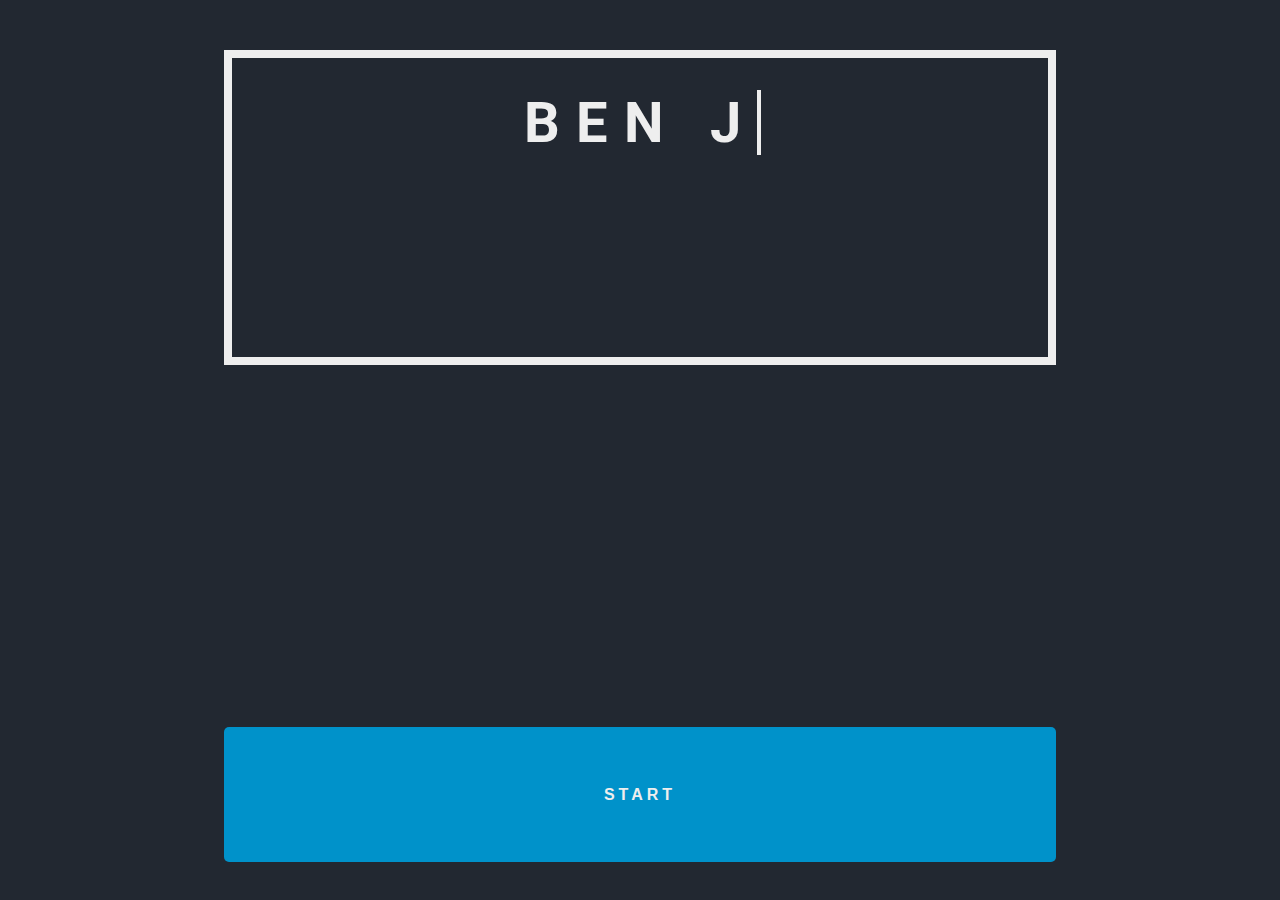
<file: index.html>
<!DOCTYPE html>
<html lang="en">
	<head>
		<meta charset="UTF-8" />
		<meta name="viewport" content="width=device-width, initial-scale=1.0" />
		<meta http-equiv="X-UA-Compatible" content="ie=edge" />
		<link rel="stylesheet" href="css/style.css" />
		<link href="https://fonts.googleapis.com/css2?family=Roboto&display=swap" rel="stylesheet" />
		<link rel="stylesheet" href="https://cdnjs.cloudflare.com/ajax/libs/font-awesome/4.7.0/css/font-awesome.min.css" />
		<script src="js/main.js"></script>
		<title>TheChosenOnes</title>
	</head>
	<body>
		<main>
			<!-- tijdlijn overlay -->
			<article id="js--tijdlijn" class="tijdlijn">
				<button id="js--arrow" class="tijdlijn__arrow">
					<i class="fa fa-close"></i>
				</button>
				<section class="tijdlijn__box end tijdlijn--done">
					<p class="tijdlijn__box__txt">Start</p>
				</section>
				<hr class="tijdlijn__line tijdlijn--done" />
				<section class="tijdlijn__box start">
					<p class="tijdlijn__box__txt">Nog 9 maanden</p>
				</section>
				<hr class="tijdlijn__line" />
				<section class="tijdlijn__box end">
					<p class="tijdlijn__box__txt">Nog 8 maanden</p>
				</section>
				<hr class="tijdlijn__line" />
				<section class="tijdlijn__box start">
					<p class="tijdlijn__box__txt">Nog 6 maanden</p>
				</section>
				<hr class="tijdlijn__line" />
				<section class="tijdlijn__box end">
					<p class="tijdlijn__box__txt">Nog 5 maanden</p>
				</section>
				<hr class="tijdlijn__line" />
				<section class="tijdlijn__box start">
					<p class="tijdlijn__box__txt">Nog 4 maanden</p>
				</section>
				<hr class="tijdlijn__line" />
				<section class="tijdlijn__box end">
					<p class="tijdlijn__box__txt">Nog 3 maanden</p>
				</section>
				<hr class="tijdlijn__line" />
				<section class="tijdlijn__box start">
					<p class="tijdlijn__box__txt">Nog 6 weken</p>
				</section>
				<hr class="tijdlijn__line" />
				<section class="tijdlijn__box end">
					<p class="tijdlijn__box__txt">Nog 9 uur</p>
				</section>
				<hr class="tijdlijn__line" />
				<section class="tijdlijn__box start">
					<p class="tijdlijn__box__txt">Eindceremonie</p>
				</section>
				<hr class="tijdlijn__line" />
				<section class="tijdlijn__box end">
					<p class="tijdlijn__box__txt">Score</p>
				</section>
				<hr class="tijdlijn__line" />
				<section class="tijdlijn__box start tijdlijn--done">
					<p class="tijdlijn__box__txt">Informatiepagina</p>
				</section>
			</article>

			<!-- header -->
			<article id="js--header" class="header">
				<section id="js--progressiebar" class="header__progressbar" tabindex="1">
					<div id="js--progressiebarVulling" class="header__progressbar__balk">
						<p class="header__progressbar__balk__txt">10%</p>
					</div>
				</section>
			</article>

			<!-- splashscreen -->
			<article id="js--splashscreen" class="splashscreen">
				<section class="splashscreen__vak">
					<h1 id="js--terminal--text">Ben jij een echte marinier?</h1>
				</section>
				<button id="js--splashbutton" class="splashscreen__button" type="button" name="button">START</button>
			</article>

			<!-- startmodal -->
			<article class="startmodal">
				<!-- <button id="js--arrow--modal" class="background__arrow startmodal__arrow"><i class="fa fa-close"></i></button> -->
				<picture class="startmodal__figure">
					<source srcset="images/sergeantDeBoer6_1044.webp" media="(min-width: 1000px)" type="image/webp" />
					<source srcset="images/sergeantDeBoer6_640.webp" media="(min-width: 250px)" type="image/webp" />
					<img
						class="startmodal__figure__img"
						srcset="images/sergeantDeBoer6_640.png 640w, images/sergeantDeBoer6_1044.png 1044w"
						sizes="(min-width: 1000px) 1044px, (min-width: 250px) 640px, 640px"
						src="images/sergeantDeBoer6_1044.png"
						alt="sergeant"
					/>
				</picture>
				<section class="startmodal__textarea">
					<p class="startmodal__textarea__text">
						Hallo, ik ben de sergeant en ik begeleid de rekruten. Vandaag nemen ik je mee met een van de moeilijkste
						opleidingen van Nederland, voor deze opleiding speelt motivatie en doorzettingsvermogen een hele grote rol.<br /><br />In
						de balk bovenaan de pagina staat hoe ver je al bent in je opleiding, klik op de balk om te zien hoeveel maanden je nog
						moet. Je kan hier ook een oefening nog een keer selecteren als je het bijvoorbeeld niet gehaald hebt.
					</p>
				</section>
				<button id="js--startmodalbtn" class="startmodal__button" type="button" name="button">Volgende</button>
			</article>
		</main>
	</body>
</html>
</file>
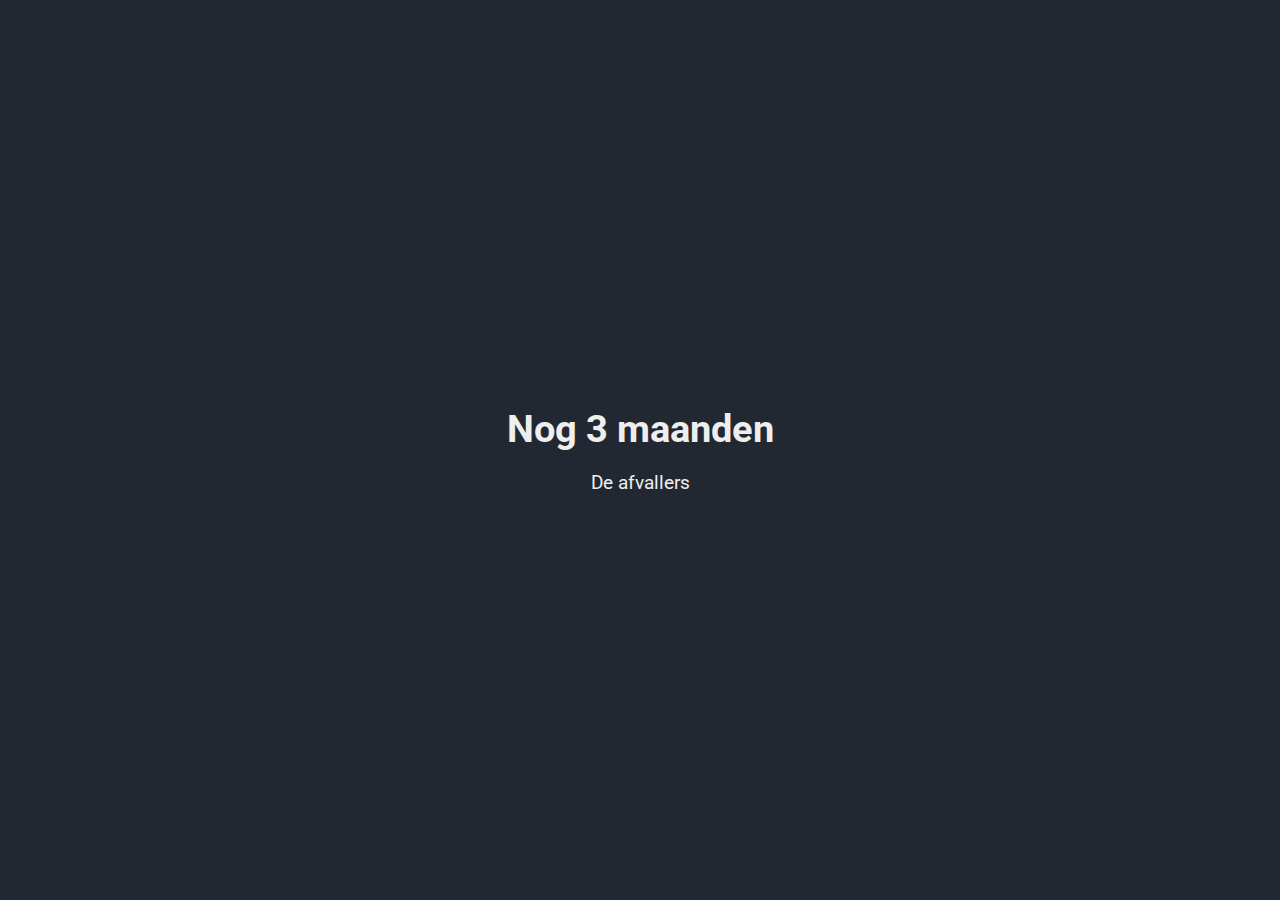
<file: 3maanden.html>
<!DOCTYPE html>
<html lang="en">
<head>
	<meta charset="UTF-8" />
	<meta name="viewport" content="width=device-width, initial-scale=1.0" />
	<meta http-equiv="X-UA-Compatible" content="ie=edge" />
	<link rel="stylesheet" href="css/style.css" />
	<script src="js/3maanden.js"></script>
	<link href="https://fonts.googleapis.com/css2?family=Roboto&display=swap" rel="stylesheet" />
	<link rel="stylesheet" href="https://cdnjs.cloudflare.com/ajax/libs/font-awesome/4.7.0/css/font-awesome.min.css" />
	<title>TheChosenOnes</title>
</head>
<body>
	<main>
		<!-- tijdlijn overlay -->
		<article id="js--tijdlijn" class="tijdlijn">
			<button id="js--arrow" class="tijdlijn__arrow">
				<i class="fa fa-close"></i>
			</button>
			<section id="js--navStart" class="tijdlijn__box end tijdlijn--done">
				<p class="tijdlijn__box__txt">Start</p>
			</section>
			<hr class="tijdlijn__line tijdlijn--done" />
			<section id="js--nav9maanden" class="tijdlijn__box start tijdlijn--done">
				<p class="tijdlijn__box__txt">Nog 9 maanden</p>
			</section>
			<hr class="tijdlijn__line tijdlijn--done" />
			<section id="js--nav8maanden" class="tijdlijn__box end tijdlijn--done">
				<p class="tijdlijn__box__txt">Nog 8 maanden</p>
			</section>
			<hr class="tijdlijn__line tijdlijn--done" />
			<section id="js--nav6maanden" class="tijdlijn__box start tijdlijn--done">
				<p class="tijdlijn__box__txt">Nog 6 maanden</p>
			</section>
			<hr class="tijdlijn__line tijdlijn--done" />
			<section id="js--nav5maanden" class="tijdlijn__box end tijdlijn--done">
				<p class="tijdlijn__box__txt">Nog 5 maanden</p>
			</section>
			<hr class="tijdlijn__line tijdlijn--done" />
			<section id="js--nav4maanden" class="tijdlijn__box start tijdlijn--done">
				<p class="tijdlijn__box__txt">Nog 4 maanden</p>
			</section>
			<hr class="tijdlijn__line tijdlijn--done" />
			<section id="js--nav3maanden" class="tijdlijn__box end tijdlijn__box--active">
				<p class="tijdlijn__box__txt">Nog 3 maanden</p>
			</section>
			<hr class="tijdlijn__line" />
			<section id="js--nav6weken" class="tijdlijn__box start">
				<p class="tijdlijn__box__txt">Nog 6 weken</p>
			</section>
			<hr class="tijdlijn__line" />
			<section id="js--nav9uur" class="tijdlijn__box end">
				<p class="tijdlijn__box__txt">Nog 9 uur</p>
			</section>
			<hr class="tijdlijn__line" />
			<section id="js--naveindceremonie" class="tijdlijn__box start">
				<p class="tijdlijn__box__txt">Eindceremonie</p>
			</section>
			<hr class="tijdlijn__line" />
			<section id="js--navscore" class="tijdlijn__box end">
				<p class="tijdlijn__box__txt">Score</p>
			</section>
			<hr class="tijdlijn__line" />
			<section id="js--navinfo" class="tijdlijn__box start tijdlijn--done">
				<p class="tijdlijn__box__txt">Informatiepagina</p>
			</section>
		</article>

		<!-- animatie -->
		<div class="animatie">
		<h1>Nog 3 maanden</h1>
		<p>De afvallers</p>
		</div>

		<!-- modal begin -->
		<article class="background background__6maanden" id="js--background">
		<section id="js--modal" class="background__modal background__modal__6maanden">
			<button id="js--arrow--modal" class="background__arrow">
				<i class="fa fa-close"></i>
			</button>
			<picture class="startmodal__figure">
				<source srcset="images/sergeantDeBoer6_1044.webp" media="(min-width: 1000px)" type="image/webp" />
				<source srcset="images/sergeantDeBoer6_640.webp" media="(min-width: 250px)" type="image/webp" />
				<img class="startmodal__figure__img"
					srcset="images/sergeantDeBoer6_640.png 640w, images/sergeantDeBoer6_1044.png 1044w"
					sizes="(min-width: 1000px) 1044px, (min-width: 250px) 640px, 640px"
					src="images/sergeantDeBoer6_1044.png" alt="sergeant" />
			</picture>
			<section class="background__modal__textarea">
				<p class="background__modal__textarea__text">
					<span id="js--ingevoerdenaam"></span>, zoals je waarschijnlijk gemerkt hebt is dit een hele zware
					opleiding, daarom vallen er ook veel mensen af. Benieuwd hoeveel? Kijk zelf maar!
				</p>
			</section>
			<button id="js--5maandenbtn" class="background__modal__button" type="button" name="button">
				Bekijk de statistieken
			</button>
		</section>
		</article>

		<!-- header -->
		<article id="js--header" class="header">
			<section id="js--progressiebar" class="header__progressbar" tabindex="0">
				<div id="js--progressiebarVulling" class="header__progressbar__balk">
					<p class="header__progressbar__balk__txt">70%</p>
				</div>
			</section>
		</article>

		<!-- De statistieken -->
		<article class="stats">
			<h1 class="stats__h1" id="js--titel--stats">Na 6 maanden</h1>
			<div class="stats__wrapper">
				<div class="stats__balk__gestart" id="js--gestart">
					<h2>Gestart</h2>
					<p>78</p>
				</div>
				<div class="stats__balk__gestopt" id="js--gestopt">
					<h2>Gestopt</h2>
					<p>33</p>
				</div>
				<div class="stats__balk__over" id="js--over">
					<h2>Over</h2>
					<p>45</p>
				</div>
			</div>
			<button id="js--volgendeBtn" type="button" class="tentopzetten__button action__buttons blue__button"
				name="button">
				Volgende
			</button>
		</article>
	</main>
</body>

</html>
</file>
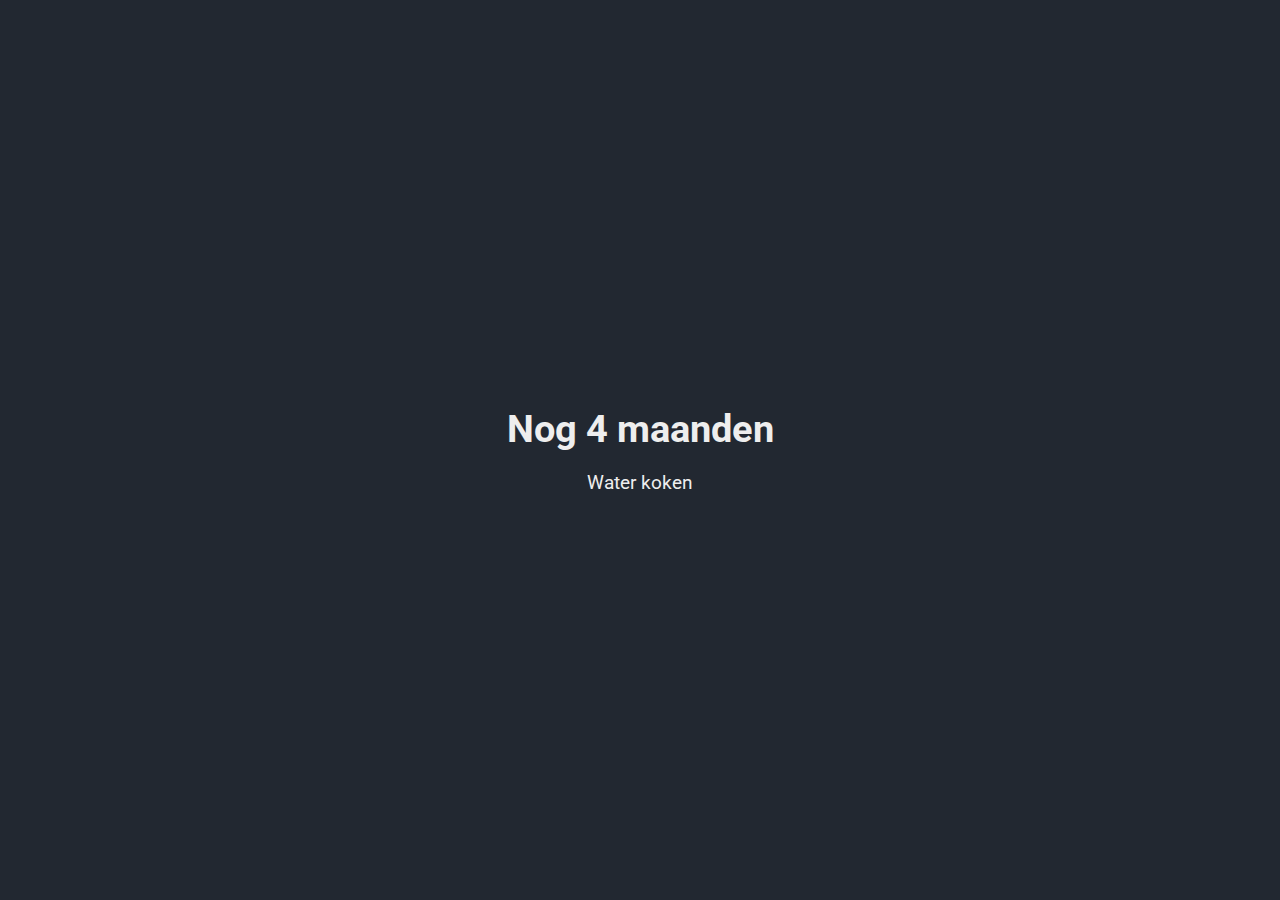
<file: 4maanden.html>
<!DOCTYPE html>
<html lang="en">
<head>
  <meta charset="UTF-8">
  <meta name="viewport" content="width=device-width, initial-scale=1.0">
  <meta http-equiv="X-UA-Compatible" content="ie=edge">
  <link rel="stylesheet" href="css/style.css">
  <link href="https://fonts.googleapis.com/css2?family=Roboto&display=swap" rel="stylesheet">
  <link rel="stylesheet" href="https://cdnjs.cloudflare.com/ajax/libs/font-awesome/4.7.0/css/font-awesome.min.css">
  <link href='https://fonts.googleapis.com/css?family=Orbitron' rel='stylesheet' type='text/css'>
  <script src="js/main.js"></script>
  <script src="js/4maanden.js"></script>
  <title>TheChosenOnes</title>
</head>
<body>
  <main>
    <!-- tijdlijn overlay -->
    <article id="js--tijdlijn" class="tijdlijn">
      <button id="js--arrow" class="tijdlijn__arrow"><i class="fa fa-close"></i></button>
      <section id="js--navStart" class="tijdlijn__box end tijdlijn--done">
        <p class="tijdlijn__box__txt">Start</p>
      </section>
      <hr class="tijdlijn__line tijdlijn--done" />
      <section id="js--nav9maanden" class="tijdlijn__box start tijdlijn--done">
        <p class="tijdlijn__box__txt">Nog 9 maanden</p>
      </section>
      <hr class="tijdlijn__line tijdlijn--done" />
      <section id="js--nav8maanden" class="tijdlijn__box end tijdlijn--done">
        <p class="tijdlijn__box__txt">Nog 8 maanden</p>
      </section>
      <hr class="tijdlijn__line tijdlijn--done" />
      <section id="js--nav6maanden" class="tijdlijn__box start tijdlijn--done">
        <p class="tijdlijn__box__txt">Nog 6 maanden</p>
      </section>
      <hr class="tijdlijn__line tijdlijn--done" />
      <section id="js--nav5maanden" class="tijdlijn__box end tijdlijn--done">
        <p class="tijdlijn__box__txt">Nog 5 maanden</p>
      </section>
      <hr class="tijdlijn__line tijdlijn--done" />
      <section id="js--nav4maanden" class="tijdlijn__box start tijdlijn__box--active">
        <p class="tijdlijn__box__txt">Nog 4 maanden</p>
      </section>
      <hr class="tijdlijn__line" />
      <section id="js--nav3maanden" class="tijdlijn__box end">
        <p class="tijdlijn__box__txt">Nog 3 maanden</p>
      </section>
      <hr class="tijdlijn__line" />
      <section id="js--nav6weken" class="tijdlijn__box start">
        <p class="tijdlijn__box__txt">Nog 6 weken</p>
      </section>
      <hr class="tijdlijn__line" />
      <section id="js--nav9uur" class="tijdlijn__box end">
        <p class="tijdlijn__box__txt">Nog 9 uur</p>
      </section>
      <hr class="tijdlijn__line" />
      <section id="js--naveindceremonie" class="tijdlijn__box">
        <p class="tijdlijn__box__txt">Eindceremonie</p>
      </section>
      <hr class="tijdlijn__line" />
      <section id="js--navscore" class="tijdlijn__box end">
        <p class="tijdlijn__box__txt">Score</p>
      </section>
      <hr class="tijdlijn__line" />
      <section id="js--navinfo" class="tijdlijn__box start tijdlijn--done">
        <p class="tijdlijn__box__txt">Informatiepagina</p>
      </section>
    </article>

    <!-- header -->
    <article id="js--header" class="header">
      <section id="js--progressiebar" class="header__progressbar" tabindex="1">
        <div id="js--progressiebarVulling" class="header__progressbar__balk">
          <p class="header__progressbar__balk__txt">60%</p>
        </div>
      </section>
    </article>

    <div class="animatie">
      <h1>Nog 4 maanden</h1>
      <p>Water koken</p>
    </div>

    <!-- modal begin -->
    <article class="background background__4maanden" id="js--background">
      <section id="js--modal" class="background__modal background__modal__4maanden">
        <button id="js--arrow--modal" class="background__arrow">
          <i class="fa fa-close"></i>
        </button>
        <picture class="startmodal__figure">
          <source srcset="images/sergeantDeBoer6_1044.webp" media="(min-width: 1000px)" type="image/webp" />
          <source srcset="images/sergeantDeBoer6_640.webp" media="(min-width: 250px)" type="image/webp" />
          <img
            class="startmodal__figure__img"
            srcset="images/sergeantDeBoer6_640.png 640w, images/sergeantDeBoer6_1044.png 1044w"
            sizes="(min-width: 1000px) 1044px, (min-width: 250px) 640px, 640px"
            src="images/sergeantDeBoer6_1044.png"
            alt="sergeant"
          />
        </picture>
        <section class="background__modal__textarea">
          <p class="background__modal__textarea__text">
            Tijdens de opleiding moet je altijd vroeg opstaan, het is van belang dat je dit uit jezelf doet. Je moet zorgen dat je op tijd je tas hebt ingepakt met daarin een thermoskan met heet water. <br>
            <br> In deze opdracht leer je hoelang je het water moet koken en dat je het water meteen in de thermoskan moet doen. <br>
            <br> Gebruik bij deze oefening de knoppen om de waterketel te vullen en het water te koken, zodat er genoeg warm water in de thermoskan komt.
            Succes <span id="js--ingevoerdenaam"></span>!
          </p>
        </section>
        <button id="js--4maandenbtn" class="background__modal__button" type="button" name="button">
          Volgende
        </button>
      </section>
    </article>

    <div class="gridContainer">
      <!-- Waterkoker scherm -->
      <article id="js--waterkoker" class="waterkoker">
        <!-- Eerste scherm -->
        <section id="js--waterkoker--vullen" class="waterkoker__vullen">
          <div id="js--waterkoker--vullen--grid" class="waterkoker__vullen__grid">
            <div id="js--waterkoker--vullen-meter" class="waterkoker__vullen__meter">
              <div class="waterkoker__vullen__meter__streepje"> </div>
              <div id="js--waterkoker--vullen--meter--houder" class="waterkoker__vullen__meter__houder">
                <div id="js--waterkoker--vullen--meter--bolletje" class="waterkoker__vullen__meter__bolletje">
                </div>
              </div>
            </div>
            <div id="js--waterkoker--timer" class="waterkoker__timer">
              02 : 30
            </div>
            <div id="js--waterkoker--vullen--kraan" class="waterkoker__vullen__kraan">
                <img src="images/kraan2.png" alt="De kraan">
            </div>
            <div id="js--waterkoker--vullen--waterkoker" class="waterkoker__vullen__waterkoker">
                <img src="images/waterKetel.png" alt="De waterkoker">
            </div>
          </div>
        </section>
        <!-- Tweede scherm -->
        <section id="js--waterkoker--koken" class="waterkoker__koken">
          <div id="js--waterkoker--koken--grid" class="waterkoker__koken__grid">
            <div id="js--waterkoker--koken-meter" class="waterkoker__koken__meter">
              <div class="waterkoker__koken__meter__streepje"> </div>
              <div id="js--waterkoker--koken--meter--houder" class="waterkoker__koken__meter__houder">
                <div id="js--waterkoker--koken--meter--temperatuur" class="waterkoker__koken__meter__temperatuur"></div>
              </div>
            </div>
            <div id="js--waterkoker--koken--timer" class="waterkoker__koken__timer">
              02 : 30
            </div>
            <div id="js--waterkoker--koken--waterkoker" class="waterkoker__koken__waterkoker">
              <img src="images/waterKetel.png" alt="De waterkoker staat uit">
            </div>
            <div id="js--waterkoker--koken--vuur--aan" class="waterkoker__koken__vuur">
              <img src="images/waterKetelVuur.png" alt="De waterkoker staat aan">
            </div>
          </div>
        </section>
        <!-- Derde scherm -->
        <section id="js--waterkoker--inschenken" class="waterkoker__inschenken">
          <div id="js--waterkoker--inschenken--grid" class="waterkoker__inschenken__grid">
            <div id="js--waterkoker--inschenken-meter" class="waterkoker__inschenken__meter">
              <div id="js--waterkoker--inschenken--meter--houder" class="waterkoker__inschenken__meter__houder">
                <img src="images/thermoskan.png" alt="De thermoskan">
                <div id="js--waterkoker--inschenken--meter--water" class="waterkoker__inschenken__meter__water">

                </div>
              </div>
            </div>
            <div id="js--waterkoker--inschenken--timer" class="waterkoker__inschenken__timer">
              02 : 30
            </div>
            <div id="js--waterkoker--inschenken--waterkoker" class="waterkoker__inschenken__waterkoker">
                <img src="images/waterKetel.png" alt="De waterkoker">
            </div>
          </div>
        </section>
        <!-- Vierde scherm -->

        <button id="js--waterkoker__action__button" class="action__buttons top__button blue__button groene__hover" type="button" name="button"> Kraan aan </button>
        <button id="js--waterkoker__volgende__button" class="action__buttons bottom__button transparent__button" type="button" name="button"> Volgende stap </button>
      </article>
    </div>

    <section id="js--waterkoker--eind" class="waterkoker__eind">
      <article class="background background__4maanden" id="js--background2">
        <section id="js--modal2" class="background__modal background__modal__4maanden">
          <button id="js--arrow--modal2" class="background__arrow">
            <i class="fa fa-close"></i>
          </button>
          <picture class="startmodal__figure">
            <source srcset="images/sergeantDeBoer6_1044.webp" media="(min-width: 1000px)" type="image/webp" />
            <source srcset="images/sergeantDeBoer6_640.webp" media="(min-width: 250px)" type="image/webp" />
            <img
              class="startmodal__figure__img"
              srcset="images/sergeantDeBoer6_640.png 640w, images/sergeantDeBoer6_1044.png 1044w"
              sizes="(min-width: 1000px) 1044px, (min-width: 250px) 640px, 640px"
              src="images/sergeantDeBoer6_1044.png"
              alt="sergeant"
            />
          </picture>
          <section class="background__modal__textarea">
            <p class="background__modal__textarea__text" id="js--eindText">
            </p>
          </section>
          <button id="js--4maandenbtn2" class="background__modal__button" type="button" name="button">
            Volgende
          </button>
        </section>
      </article>
    </section>

  </main>
</body>
</html>
</file>
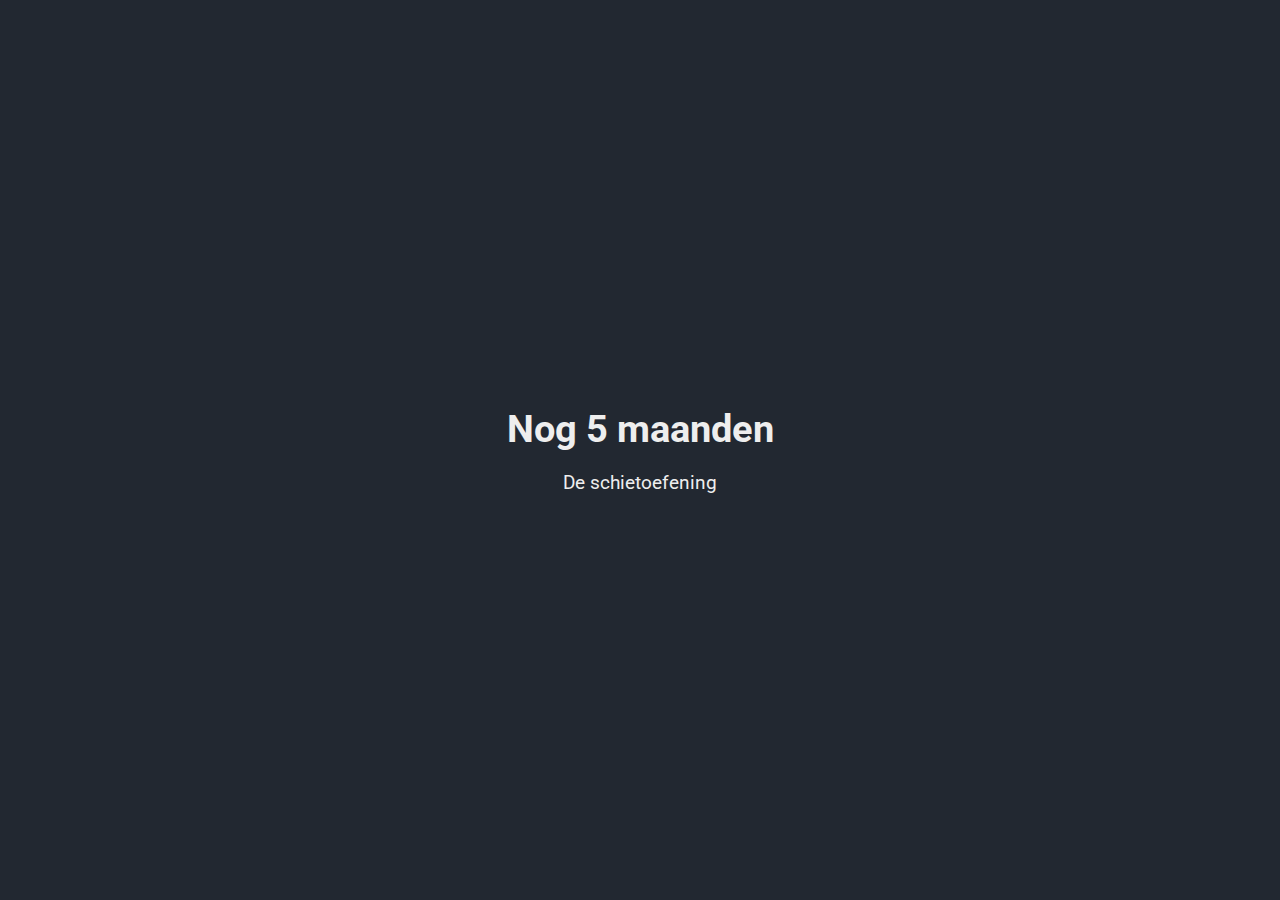
<file: 5maanden.html>
<!DOCTYPE html>
<html lang="en">
	<head>
		<meta charset="UTF-8" />
		<meta name="viewport" content="width=device-width, initial-scale=1.0" />
		<meta http-equiv="X-UA-Compatible" content="ie=edge" />
		<link rel="stylesheet" href="css/style.css" />
		<script src="js/5maanden.js"></script>
		<link href="https://fonts.googleapis.com/css2?family=Roboto&display=swap" rel="stylesheet" />
		<link rel="stylesheet" href="https://cdnjs.cloudflare.com/ajax/libs/font-awesome/4.7.0/css/font-awesome.min.css" />
		<title>TheChosenOnes</title>
	</head>

	<body>
		<main>
			<!-- tijdlijn overlay -->
			<article id="js--tijdlijn" class="tijdlijn">
				<button id="js--arrow" class="tijdlijn__arrow">
					<i class="fa fa-close"></i>
				</button>
				<section id="js--navStart" class="tijdlijn__box end tijdlijn--done">
					<p class="tijdlijn__box__txt">Start</p>
				</section>
				<hr class="tijdlijn__line tijdlijn--done" />
				<section id="js--nav9maanden" class="tijdlijn__box start tijdlijn--done">
					<p class="tijdlijn__box__txt">Nog 9 maanden</p>
				</section>
				<hr class="tijdlijn__line tijdlijn--done" />
				<section id="js--nav8maanden" class="tijdlijn__box end tijdlijn--done">
					<p class="tijdlijn__box__txt">Nog 8 maanden</p>
				</section>
				<hr class="tijdlijn__line tijdlijn--done" />
				<section id="js--nav6maanden" class="tijdlijn__box start tijdlijn--done">
					<p class="tijdlijn__box__txt">Nog 6 maanden</p>
				</section>
				<hr class="tijdlijn__line tijdlijn--done" />
				<section id="js--nav5maanden" class="tijdlijn__box end tijdlijn__box--active">
					<p class="tijdlijn__box__txt">Nog 5 maanden</p>
				</section>
				<hr class="tijdlijn__line" />
				<section id="js--nav4maanden" class="tijdlijn__box start">
					<p class="tijdlijn__box__txt">Nog 4 maanden</p>
				</section>
				<hr class="tijdlijn__line" />
				<section id="js--nav3maanden" class="tijdlijn__box end">
					<p class="tijdlijn__box__txt">Nog 3 maanden</p>
				</section>
				<hr class="tijdlijn__line" />
				<section id="js--nav6weken" class="tijdlijn__box start">
					<p class="tijdlijn__box__txt">Nog 6 weken</p>
				</section>
				<hr class="tijdlijn__line" />
				<section id="js--nav9uur" class="tijdlijn__box end">
					<p class="tijdlijn__box__txt">Nog 9 uur</p>
				</section>
				<hr class="tijdlijn__line" />
				<section id="js--naveindceremonie" class="tijdlijn__box start">
					<p class="tijdlijn__box__txt">Eindceremonie</p>
				</section>
				<hr class="tijdlijn__line" />
				<section id="js--navscore" class="tijdlijn__box end">
					<p class="tijdlijn__box__txt">Score</p>
				</section>
				<hr class="tijdlijn__line" />
				<section id="js--navinfo" class="tijdlijn__box start tijdlijn--done">
					<p class="tijdlijn__box__txt">Informatiepagina</p>
				</section>
			</article>

			<!-- animatie -->
			<div class="animatie">
				<h1>Nog 5 maanden</h1>
				<p>De schietoefening</p>
			</div>

			<audio id="js--sound">
				<source src="sounds/gunshot.mp3" type="audio/mpeg">
				<source src="sounds/gunshot.ogg" type="audio/ogg">
			</audio>

			<!-- modal begin -->
			<article class="background background__6maanden" id="js--background">
				<section id="js--modal" class="background__modal background__modal__6maanden">
					<button id="js--arrow--modal" class="background__arrow">
						<i class="fa fa-close"></i>
					</button>
					<picture class="startmodal__figure">
						<source srcset="images/sergeantDeBoer6_1044.webp" media="(min-width: 1000px)" type="image/webp" />
						<source srcset="images/sergeantDeBoer6_640.webp" media="(min-width: 250px)" type="image/webp" />
						<img
							class="startmodal__figure__img"
							srcset="images/sergeantDeBoer6_640.png 640w, images/sergeantDeBoer6_1044.png 1044w"
							sizes="(min-width: 1000px) 1044px, (min-width: 250px) 640px, 640px"
							src="images/sergeantDeBoer6_1044.png"
							alt="sergeant"
						/>
					</picture>
					<section class="background__modal__textarea">
						<p class="background__modal__textarea__text">
							In deze oefening leer je hoe je moet omgaan met je wapen, het is namelijk van belang dat je hier goed mee
							om kan gaan.<br /><br />Naast het omgaan met je wapen is het ook belangrijk dat je goed op je omgeving
							let. Je wil nauutrlijk geen collega raken!<br /><br />
							Succes <span id="js--ingevoerdenaam"></span>!
						</p>
					</section>
					<button id="js--5maandenbtn" class="background__modal__button" type="button" name="button">Naar de schietbaan</button>
				</section>
			</article>

			<!-- header -->
			<article id="js--header" class="header">
				<section id="js--progressiebar" class="header__progressbar" tabindex="0">
					<div id="js--progressiebarVulling" class="header__progressbar__balk">
						<p class="header__progressbar__balk__txt">50%</p>
					</div>
				</section>
			</article>

			<!-- De Schietoefening -->
			<article class="schietoefening">
				<div class="schietoefening__scope"></div>
				<button id="js--schietBtn" class="schietoefening__button" type="button" name="button">Schiet!!</button>
			</article>

			<!-- modal eind -->
			<article class="background background__6maanden" id="js--background--eind">
				<section id="js--modal--eind" class="background__modal background__modal__6maanden">
					<picture class="startmodal__figure">
						<source srcset="images/sergeantDeBoer6_1044.webp" media="(min-width: 1000px)" type="image/webp" />
						<source srcset="images/sergeantDeBoer6_640.webp" media="(min-width: 250px)" type="image/webp" />
						<img
							class="startmodal__figure__img"
							srcset="images/sergeantDeBoer6_640.png 640w, images/sergeantDeBoer6_1044.png 1044w"
							sizes="(min-width: 1000px) 1044px, (min-width: 250px) 640px, 640px"
							src="images/sergeantDeBoer6_1044.png"
							alt="sergeant"
						/>
					</picture>
					<section class="background__modal__textarea">
						<p class="background__modal__textarea__text">
							<span id="js--ingevoerdenaam-eind"></span>! Wat doe je nou!! Je kan niet zomaar beginnen met de oefening, je moet eerst wachten op het teken van mij! Je had wel een collega kunnen raken! Je hebt deze test duidelijk niet gehaald!<br><br>Ga nu maar snel door naar de volgende oefening!
						</p>
					</section>
					<button id="js--5maandenbtn--volgende" class="background__modal__button" type="button" name="button">Volgende</button>
				</section>
			</article>
		</main>
	</body>
</html>
</file>
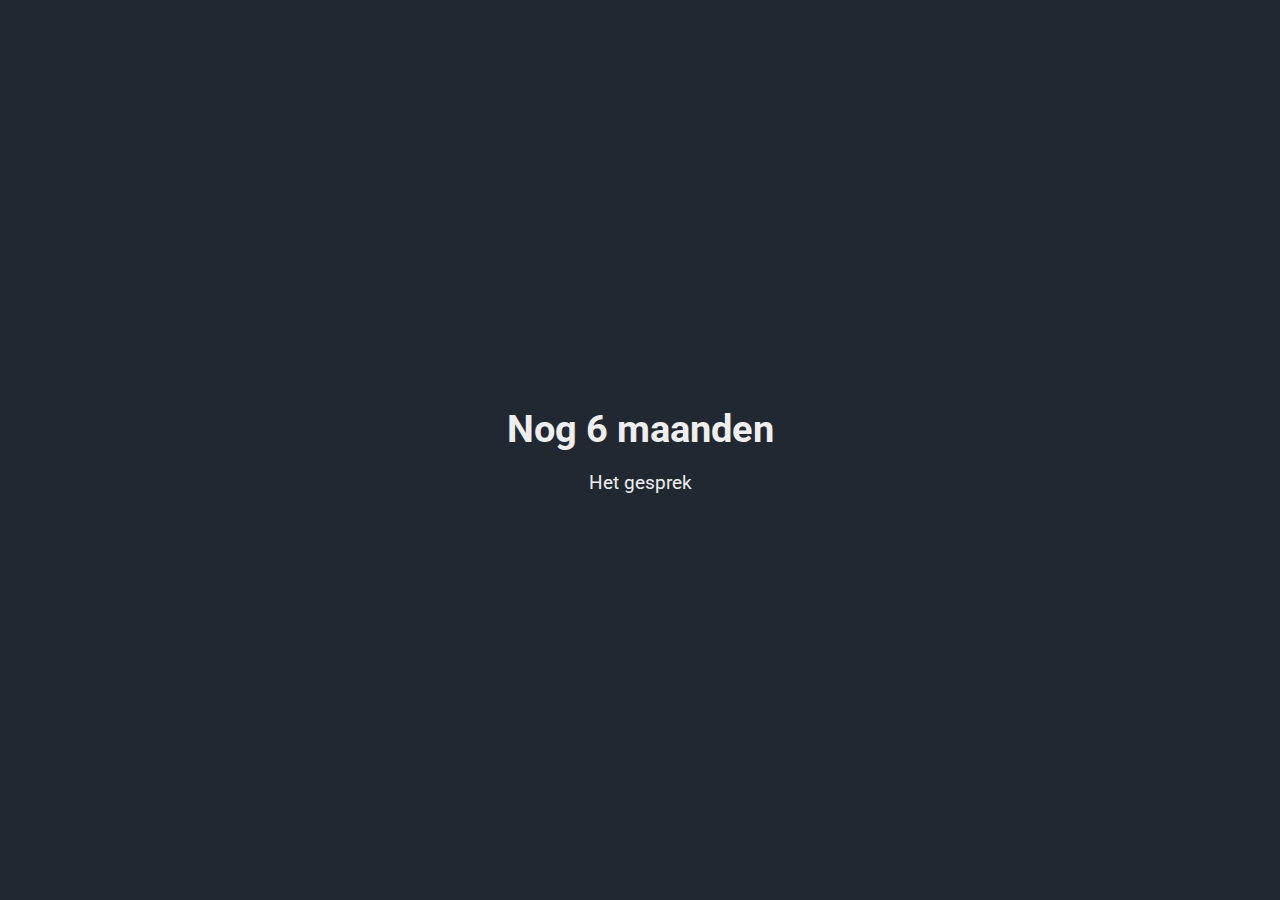
<file: 6maanden.html>
<!DOCTYPE html>
<html lang="en">
	<head>
		<meta charset="UTF-8" />
		<meta name="viewport" content="width=device-width, initial-scale=1.0" />
		<meta http-equiv="X-UA-Compatible" content="ie=edge" />
		<link rel="stylesheet" href="css/style.css" />
		<script src="js/6maanden.js"></script>
		<link href="https://fonts.googleapis.com/css2?family=Roboto&display=swap" rel="stylesheet" />
		<link rel="stylesheet" href="https://cdnjs.cloudflare.com/ajax/libs/font-awesome/4.7.0/css/font-awesome.min.css" />
		<title>TheChosenOnes</title>
	</head>

	<body>
		<main>
			<!-- tijdlijn overlay -->
			<article id="js--tijdlijn" class="tijdlijn">
				<button id="js--arrow" class="tijdlijn__arrow">
					<i class="fa fa-close"></i>
				</button>
				<section id="js--navStart" class="tijdlijn__box end tijdlijn--done">
					<p class="tijdlijn__box__txt">Start</p>
				</section>
				<hr class="tijdlijn__line tijdlijn--done" />
				<section id="js--nav9maanden" class="tijdlijn__box start tijdlijn--done">
					<p class="tijdlijn__box__txt">Nog 9 maanden</p>
				</section>
				<hr class="tijdlijn__line tijdlijn--done" />
				<section id="js--nav8maanden" class="tijdlijn__box end tijdlijn--done">
					<p class="tijdlijn__box__txt">Nog 8 maanden</p>
				</section>
				<hr class="tijdlijn__line tijdlijn--done" />
				<section id="js--nav6maanden" class="tijdlijn__box start tijdlijn__box--active">
					<p class="tijdlijn__box__txt">Nog 6 maanden</p>
				</section>
				<hr class="tijdlijn__line" />
				<section id="js--nav5maanden" class="tijdlijn__box end">
					<p class="tijdlijn__box__txt">Nog 5 maanden</p>
				</section>
				<hr class="tijdlijn__line" />
				<section id="js--nav4maanden" class="tijdlijn__box start">
					<p class="tijdlijn__box__txt">Nog 4 maanden</p>
				</section>
				<hr class="tijdlijn__line" />
				<section id="js--nav3maanden" class="tijdlijn__box end">
					<p class="tijdlijn__box__txt">Nog 3 maanden</p>
				</section>
				<hr class="tijdlijn__line" />
				<section id="js--nav6weken" class="tijdlijn__box start">
					<p class="tijdlijn__box__txt">Nog 6 weken</p>
				</section>
				<hr class="tijdlijn__line" />
				<section id="js--nav9uur" class="tijdlijn__box end">
					<p class="tijdlijn__box__txt">Nog 9 uur</p>
				</section>
				<hr class="tijdlijn__line" />
				<section id="js--naveindceremonie" class="tijdlijn__box start">
					<p class="tijdlijn__box__txt">Eindceremonie</p>
				</section>
				<hr class="tijdlijn__line" />
				<section id="js--navscore" class="tijdlijn__box end">
					<p class="tijdlijn__box__txt">Score</p>
				</section>
				<hr class="tijdlijn__line" />
				<section id="js--navinfo" class="tijdlijn__box start tijdlijn--done">
					<p class="tijdlijn__box__txt">Informatiepagina</p>
				</section>
			</article>

			<!-- animatie -->
			<div class="animatie">
				<h1>Nog 6 maanden</h1>
				<p>Het gesprek</p>
			</div>

			<!-- modal begin -->
			<article class="background background__6maanden" id="js--background">
				<section id="js--modal" class="background__modal background__modal__6maanden">
					<button id="js--arrow--modal" class="background__arrow">
						<i class="fa fa-close"></i>
					</button>
					<picture class="startmodal__figure">
						<source srcset="images/sergeantDeBoer6_1044.webp" media="(min-width: 1000px)" type="image/webp" />
						<source srcset="images/sergeantDeBoer6_640.webp" media="(min-width: 250px)" type="image/webp" />
						<img
							class="startmodal__figure__img"
							srcset="images/sergeantDeBoer6_640.png 640w, images/sergeantDeBoer6_1044.png 1044w"
							sizes="(min-width: 1000px) 1044px, (min-width: 250px) 640px, 640px"
							src="images/sergeantDeBoer6_1044.png"
							alt="sergeant"
						/>
					</picture>
					<section class="background__modal__textarea">
						<p class="background__modal__textarea__text">
							Wanneer de opleiding nog 6 maanden duurt wil ik als sergeant een gesprek aan met de rekruten die nog over
							zijn (ook met jou dus).<br /><br />

							In dit gesprek is het belangrijk dat je op een goede manier antwoord geeft!<br />Hoe? daar kom je wel
							achter!<br /><br />
							Succes <span id="js--ingevoerdenaam"></span>!
						</p>
					</section>
					<button id="js--6maandenbtn" class="background__modal__button" type="button" name="button">
						Volgende
					</button>
				</section>
			</article>

			<!-- header -->
			<article id="js--header" class="header">
				<section id="js--progressiebar" class="header__progressbar" tabindex="0">
					<div id="js--progressiebarVulling" class="header__progressbar__balk">
						<p class="header__progressbar__balk__txt">40%</p>
					</div>
				</section>
			</article>

			<!-- Gesprek met de sergeant -->
			<article class="gesprek">
				<div class="gesprek--wrap">
					<picture class="gesprek__figure">
						<source srcset="images/sergeantDeBoer6_1044.webp" media="(min-width: 1000px)" type="image/webp" />
						<source srcset="images/sergeantDeBoer6_640.webp" media="(min-width: 250px)" type="image/webp" />
						<img
							class="gesprek__figure__img"
							srcset="images/sergeantDeBoer6_640.png 640w, images/sergeantDeBoer6_1044.png 1044w"
							sizes="(min-width: 1000px) 1044px, (min-width: 250px) 640px, 640px"
							src="images/sergeantDeBoer6_1044.png"
							alt="sergeant"
						/>
					</picture>
					<section class="background__gesprek__textarea" id="js--text--area">
						<p class="background__gesprek__textarea__text">
							<span id="js--naamrekruut"></span
							><span id="js--gesprek--text"
								>, wij merken dat alles niet even vlot loopt wanneer er tijdsdruk is. <br /><br />Waarom heb je hier
								zoveel moeite mee?</span
							>
						</p>
					</section>
					<div class="keuze--wrapper">
						<h2 class="gesprek__h2">Wat is jouw antwoord?</h2>
						<button id="js--keuze1" type="button" class="gesprek__button blue__button" name="button">
							Ik wil dingen te snel doen waardoor ik ze verkeerd doe. Sergeant!
						</button>
						<button id="js--keuze2" type="button" class="gesprek__button blue__button" name="button">
							Ik krijg te weinig slaap waardoor ik me niet kan focussen. Sergeant!
						</button>
						<button id="js--keuze3" type="button" class="gesprek__button blue__button" name="button">
							Ik weet niet waar het aanligt.
						</button>
						<button id="js--volgendeBtn" type="button" class="action__buttons blue__button gesprek__button--volgende" name="button">
							Volgende
						</button>
					</div>
				</div>
			</article>
		</main>
	</body>
</html>
</file>
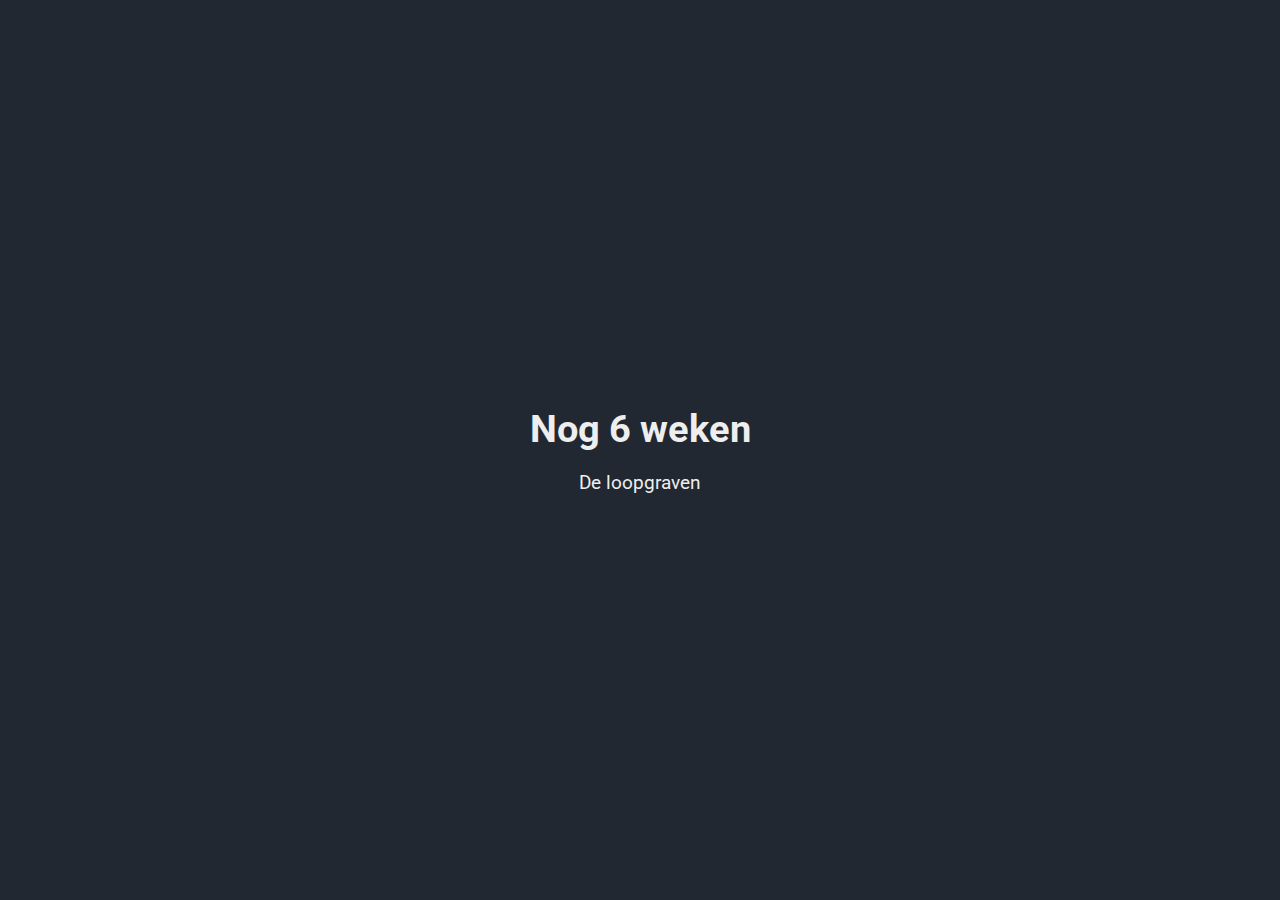
<file: 6weken.html>
<!DOCTYPE html>
<html lang="en">
	<head>
		<meta charset="UTF-8" />
		<meta name="viewport" content="width=device-width, initial-scale=1.0" />
		<meta http-equiv="X-UA-Compatible" content="ie=edge" />
		<link rel="stylesheet" href="css/style.css" />
		<link href="https://fonts.googleapis.com/css2?family=Roboto&display=swap" rel="stylesheet" />
		<link rel="stylesheet" href="https://cdnjs.cloudflare.com/ajax/libs/font-awesome/4.7.0/css/font-awesome.min.css" />
		<script src="js/main.js"></script>
		<script src="js/6weken.js"></script>
		<title>TheChosenOnes</title>
	</head>
	<body>
		<main>
			<!-- tijdlijn overlay -->
			<article id="js--tijdlijn" class="tijdlijn">
				<button id="js--arrow" class="tijdlijn__arrow">
					<i class="fa fa-close"></i>
				</button>
				<section id="js--navStart" class="tijdlijn__box end tijdlijn--done">
					<p class="tijdlijn__box__txt">Start</p>
				</section>
				<hr class="tijdlijn__line tijdlijn--done" />
				<section id="js--nav9maanden" class="tijdlijn__box start tijdlijn--done">
					<p class="tijdlijn__box__txt">Nog 9 maanden</p>
				</section>
				<hr class="tijdlijn__line tijdlijn--done" />
				<section id="js--nav8maanden" class="tijdlijn__box end tijdlijn--done">
					<p class="tijdlijn__box__txt">Nog 8 maanden</p>
				</section>
				<hr class="tijdlijn__line tijdlijn--done" />
				<section id="js--nav6maanden" class="tijdlijn__box start tijdlijn--done">
					<p class="tijdlijn__box__txt">Nog 6 maanden</p>
				</section>
				<hr class="tijdlijn__line tijdlijn--done" />
				<section id="js--nav5maanden" class="tijdlijn__box end tijdlijn--done">
					<p class="tijdlijn__box__txt">Nog 5 maanden</p>
				</section>
				<hr class="tijdlijn__line tijdlijn--done" />
				<section id="js--nav4maanden" class="tijdlijn__box start tijdlijn--done">
					<p class="tijdlijn__box__txt">Nog 4 maanden</p>
				</section>
				<hr class="tijdlijn__line tijdlijn--done" />
				<section id="js--nav3maanden" class="tijdlijn__box end tijdlijn--done">
					<p class="tijdlijn__box__txt">Nog 3 maanden</p>
				</section>
				<hr class="tijdlijn__line tijdlijn--done" />
				<section id="js--nav6weken" class="tijdlijn__box start tijdlijn__box--active">
					<p class="tijdlijn__box__txt">Nog 6 weken</p>
				</section>
				<hr class="tijdlijn__line" />
				<section id="js--nav9uur" class="tijdlijn__box end">
					<p class="tijdlijn__box__txt">Nog 9 uur</p>
				</section>
				<hr class="tijdlijn__line" />
				<section id="js--naveindceremonie" class="tijdlijn__box start">
					<p class="tijdlijn__box__txt">Eindceremonie</p>
				</section>
				<hr class="tijdlijn__line" />
				<section id="js--navscore" class="tijdlijn__box end">
					<p class="tijdlijn__box__txt">Score</p>
				</section>
				<hr class="tijdlijn__line" />
				<section id="js--navinfo" class="tijdlijn__box start tijdlijn--done">
					<p class="tijdlijn__box__txt">Informatiepagina</p>
				</section>
			</article>

			<!-- header -->
			<article id="js--header" class="header">
				<section id="js--progressiebar" class="header__progressbar" tabindex="1">
					<div id="js--progressiebarVulling" class="header__progressbar__balk">
						<p class="header__progressbar__balk__txt">80%</p>
					</div>
				</section>
			</article>

			<div class="animatie">
				<h1>Nog 6 weken</h1>
				<p>De loopgraven</p>
			</div>

			<!-- modal begin -->
			<article class="background background__4maanden" id="js--background">
				<section id="js--modal" class="background__modal">
					<button id="js--arrow--modal" class="background__arrow">
						<i class="fa fa-close"></i>
					</button>
					<picture class="startmodal__figure">
						<source srcset="images/sergeantDeBoer6_1044.webp" media="(min-width: 1000px)" type="image/webp" />
						<source srcset="images/sergeantDeBoer6_640.webp" media="(min-width: 250px)" type="image/webp" />
						<img
							class="startmodal__figure__img"
							srcset="images/sergeantDeBoer6_640.png 640w, images/sergeantDeBoer6_1044.png 1044w"
							sizes="(min-width: 1000px) 1044px, (min-width: 250px) 640px, 640px"
							src="images/sergeantDeBoer6_1044.png"
							alt="sergeant"
						/>
					</picture>
					<section class="background__modal__textarea add__scrollbar">
						<p class="background__modal__textarea__text remove__overflow">
							Wanneer je wordt uitgezonden, moet je dag en nacht opassen voor de vijand. Je kan in een loopgraaf dus
							niet zomaar in slaap vallen en verrast worden door de vijand. <br />
							<br />
							Daarom is het van belang dat je altijd alert blijft in de loopgraven,
							<span id="js--ingevoerdenaam"></span>. <br />
							<br />
							Ga met je muis over afbeelding of klik op de afbeeldingen en zie wat er gebeurd.
						</p>
						<video class="modal__video" autoplay loop>
							<source src="videos/hoverTutorial.mp4" type="video/mp4" />
							Video is niet supported in deze browser
						</video>
					</section>
					<button id="js--6wekenbtn" class="background__modal__button" type="button" name="button">Volgende</button>
				</section>
			</article>

			<article class="slideshow">
				<h2 id="js--6weken--nummer" class="slideshow_number">1/4</h2>
				<div class="slideshow__6weken__text">De loopgraven</div>
				<section class="slideshow__main zesWekenOpmaak">
					<section class="slideshow__main__figure">
						<div id="js--6weken--img" class="slideshow__main__figure__img zesWeken1 overflow__text" tabindex="0">
							<p class="zesWeken__overlay__text" id="js--6weken--overlay">
								Een marinier moet altijd een goed uitzicht hebben op het veld.
							</p>
						</div>
					</section>
				</section>
				<section class="slideshow__bottom">
					<i id="js--6weken--arrowLeft" class="fa fa-arrow-left slideshow__bottom_buttonleft" aria-hidden="true"></i>
					<button id="js--6weken--volgendeMaandBtn" class="slideshow__bottom_btn" type="button" name="button">
						Volgende
					</button>
					<i id="js--6weken--arrowRight" class="fa fa-arrow-right slideshow__bottom_buttonright" aria-hidden="true"></i>
				</section>
			</article>
		</main>
	</body>
</html>
</file>
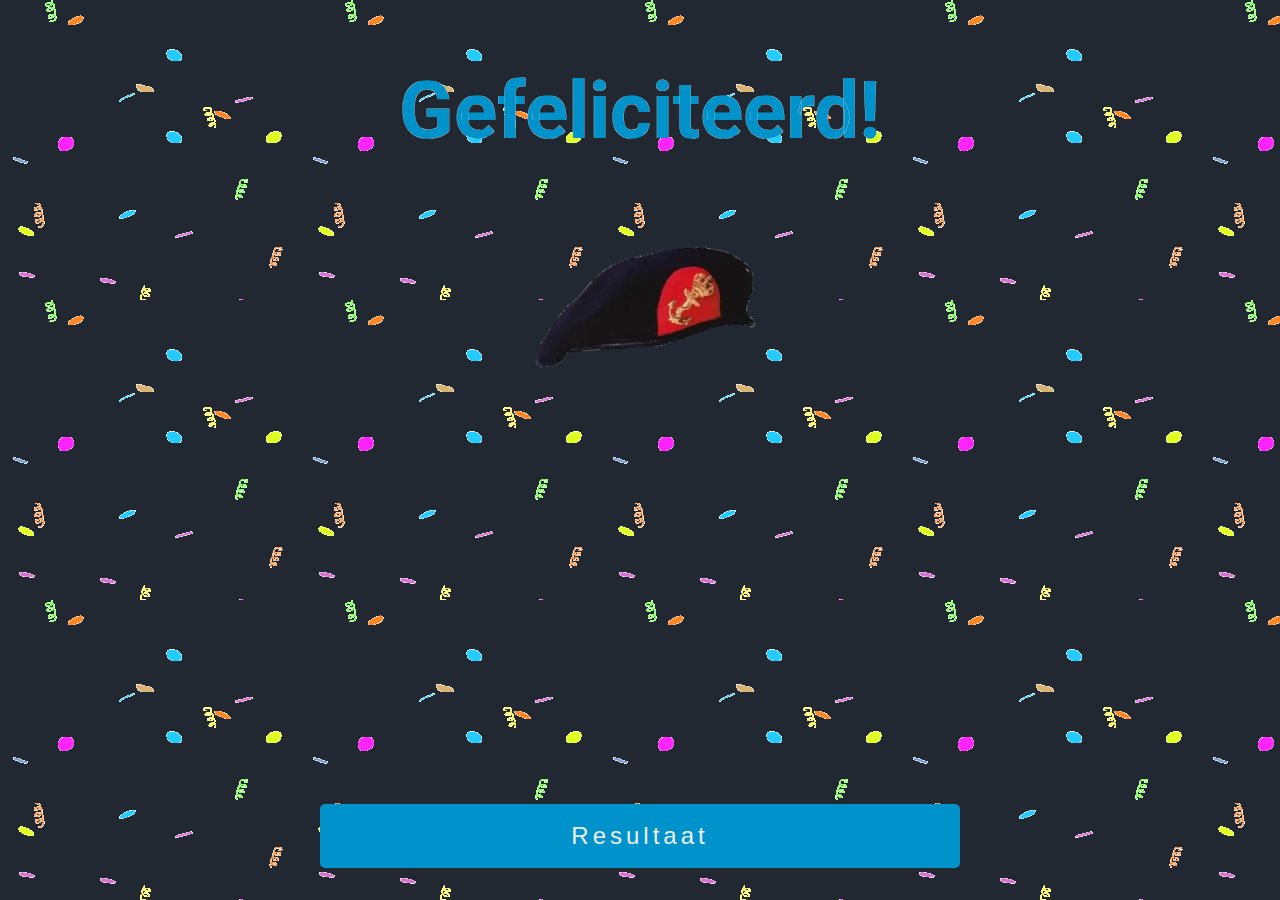
<file: eindceremonie.html>
<!DOCTYPE html>
<html lang="en">
	<head>
		<meta charset="UTF-8" />
		<meta name="viewport" content="width=device-width, initial-scale=1.0" />
		<meta http-equiv="X-UA-Compatible" content="ie=edge" />
		<link rel="stylesheet" href="css/style.css" />
		<script src="js/eindceremonie.js"></script>
		<link href="https://fonts.googleapis.com/css2?family=Roboto&display=swap" rel="stylesheet" />
		<link rel="stylesheet" href="https://cdnjs.cloudflare.com/ajax/libs/font-awesome/4.7.0/css/font-awesome.min.css" />
		<title>TheChosenOnes</title>
	</head>
	<body>
		<main>
			<article class="eindceremonie">
				<h1 class="eindceremonie__h1">Gefeliciteerd!</h1>
				<span class="eindceremonie__naam" id="js--ingevoerdenaam"></span>
				<figure class="eindceremonie__figure">
					<img class="eindceremonie__figure__img" src="images/muts.webp" alt="soldaat muts" />
				</figure>
				<button id="js--scoreBtn" class="action__buttons bottom__button blue__button" type="button" name="button">
					Resultaat
				</button>
			</article>
		</main>
	</body>
</html>
</file>
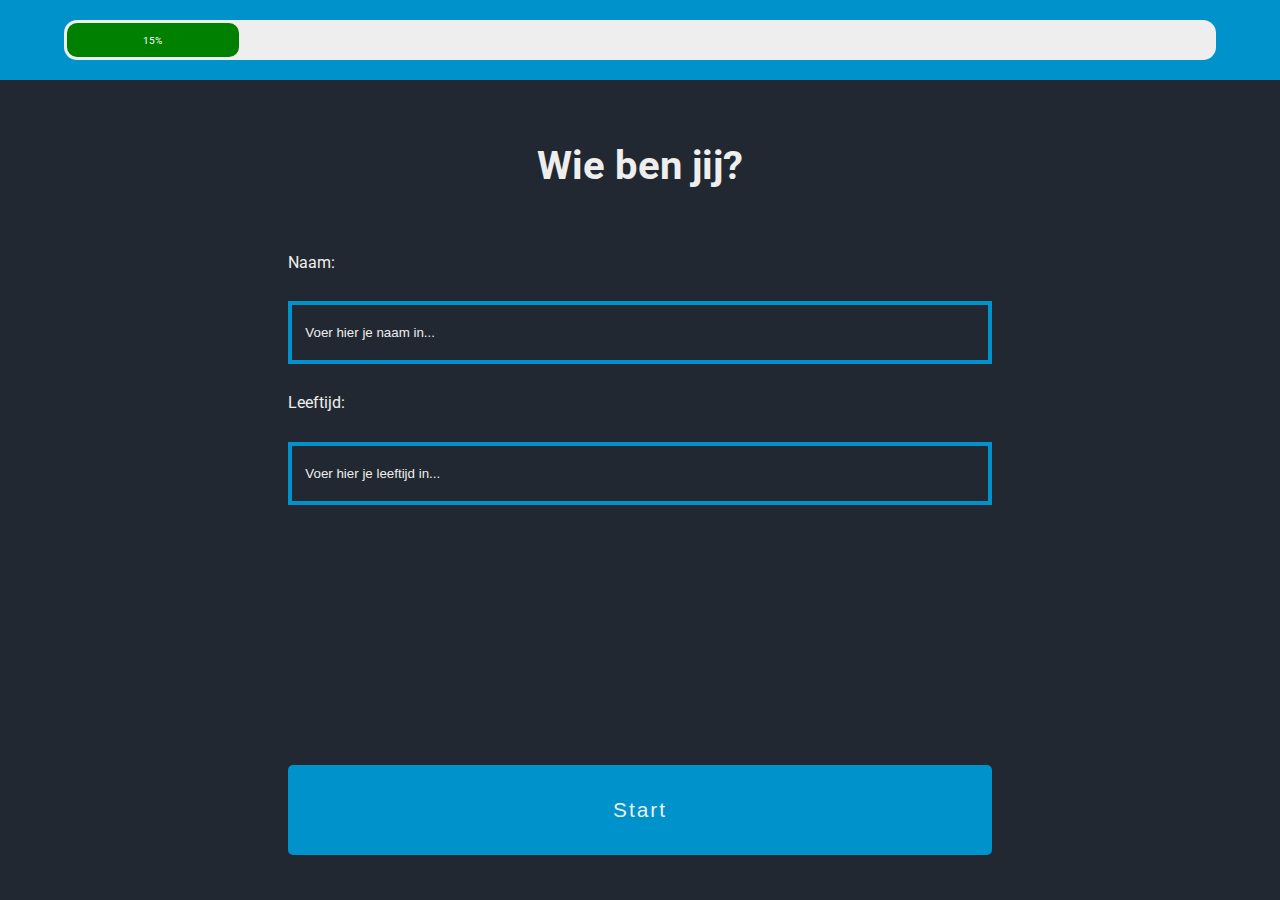
<file: gegevens.html>
<!DOCTYPE html>
<html lang="en">
	<head>
		<meta charset="UTF-8" />
		<meta name="viewport" content="width=device-width, initial-scale=1.0" />
		<meta http-equiv="X-UA-Compatible" content="ie=edge" />
		<link rel="stylesheet" href="css/style.css" />
		<link href="https://fonts.googleapis.com/css2?family=Roboto&display=swap" rel="stylesheet" />
		<link rel="stylesheet" href="https://cdnjs.cloudflare.com/ajax/libs/font-awesome/4.7.0/css/font-awesome.min.css" />
		<script src="js/gegevens.js"></script>
		<title>TheChosenOnes</title>
	</head>
	<body>
		<main>
			<!-- tijdlijn overlay -->
			<article id="js--tijdlijn" class="tijdlijn">
				<button id="js--arrow" class="tijdlijn__arrow"><i class="fa fa-close"></i></button>
				<section id="js--navStart" class="tijdlijn__box end tijdlijn--done">
					<p class="tijdlijn__box__txt">Start</p>
				</section>
				<hr class="tijdlijn__line tijdlijn--done" />
				<section id="js--nav9maanden" class="tijdlijn__box start">
					<p class="tijdlijn__box__txt">Nog 9 maanden</p>
				</section>
				<hr class="tijdlijn__line" />
				<section id="js--nav8maanden" class="tijdlijn__box end">
					<p class="tijdlijn__box__txt">Nog 8 maanden</p>
				</section>
				<hr class="tijdlijn__line" />
				<section id="js--nav6maanden" class="tijdlijn__box start">
					<p class="tijdlijn__box__txt">Nog 6 maanden</p>
				</section>
				<hr class="tijdlijn__line" />
				<section id="js--nav5maanden" class="tijdlijn__box end">
					<p class="tijdlijn__box__txt">Nog 5 maanden</p>
				</section>
				<hr class="tijdlijn__line" />
				<section id="js--nav4maanden" class="tijdlijn__box start">
					<p class="tijdlijn__box__txt">Nog 4 maanden</p>
				</section>
				<hr class="tijdlijn__line" />
				<section id="js--nav3maanden" class="tijdlijn__box end">
					<p class="tijdlijn__box__txt">Nog 3 maanden</p>
				</section>
				<hr class="tijdlijn__line" />
				<section id="js--nav6weken" class="tijdlijn__box start"><p class="tijdlijn__box__txt">Nog 6 weken</p></section>
				<hr class="tijdlijn__line" />
				<section id="js--nav9uur" class="tijdlijn__box end"><p class="tijdlijn__box__txt">Nog 9 uur</p></section>
				<hr class="tijdlijn__line" />
				<section id="js--naveindceremonie" class="tijdlijn__box start">
					<p class="tijdlijn__box__txt">Eindceremonie</p>
				</section>
				<hr class="tijdlijn__line" />
				<section id="js--navscore" class="tijdlijn__box end"><p class="tijdlijn__box__txt">Score</p></section>
				<hr class="tijdlijn__line" />
				<section id="js--navinfo" class="tijdlijn__box start tijdlijn--done">
					<p class="tijdlijn__box__txt">Informatiepagina</p>
				</section>
			</article>

			<!-- header -->
			<article id="js--header" class="header">
				<section id="js--progressiebar" class="header__progressbar" tabindex="1">
					<div id="js--progressiebarVulling" class="header__progressbar__balk">
						<p class="header__progressbar__balk__txt">15%</p>
					</div>
				</section>
			</article>

			<section class="textarea">
				<h1 class="textarea__h1">Wie ben jij?</h1>
			</section>

			<article class="gegevens">
				<form class="gegevens__form" action="9maanden.html">
					<label class="gegevens__form__label" for="js--inputNaam">Naam:</label><br />
					<input
						id="js--inputNaam"
						class="gegevens__form__input"
						type="text"
						name="naam"
						value=""
						placeholder="Voer hier je naam in..."
						required
						tabindex="0"
					/><br />
					<label class="gegevens__form__label" for="js--inputLeeftijd">Leeftijd:</label><br />
					<input
						id="js--inputLeeftijd"
						class="gegevens__form__input"
						type="number"
						name="leeftijd"
						value=""
						placeholder="Voer hier je leeftijd in..."
						required
						tabindex="1"
					/><br />
					<button id="js--formbtn" class="gegevens__form__btn" type="submit" name="button">Start</button>
				</form>
			</article>
		</main>
	</body>
</html>
</file>
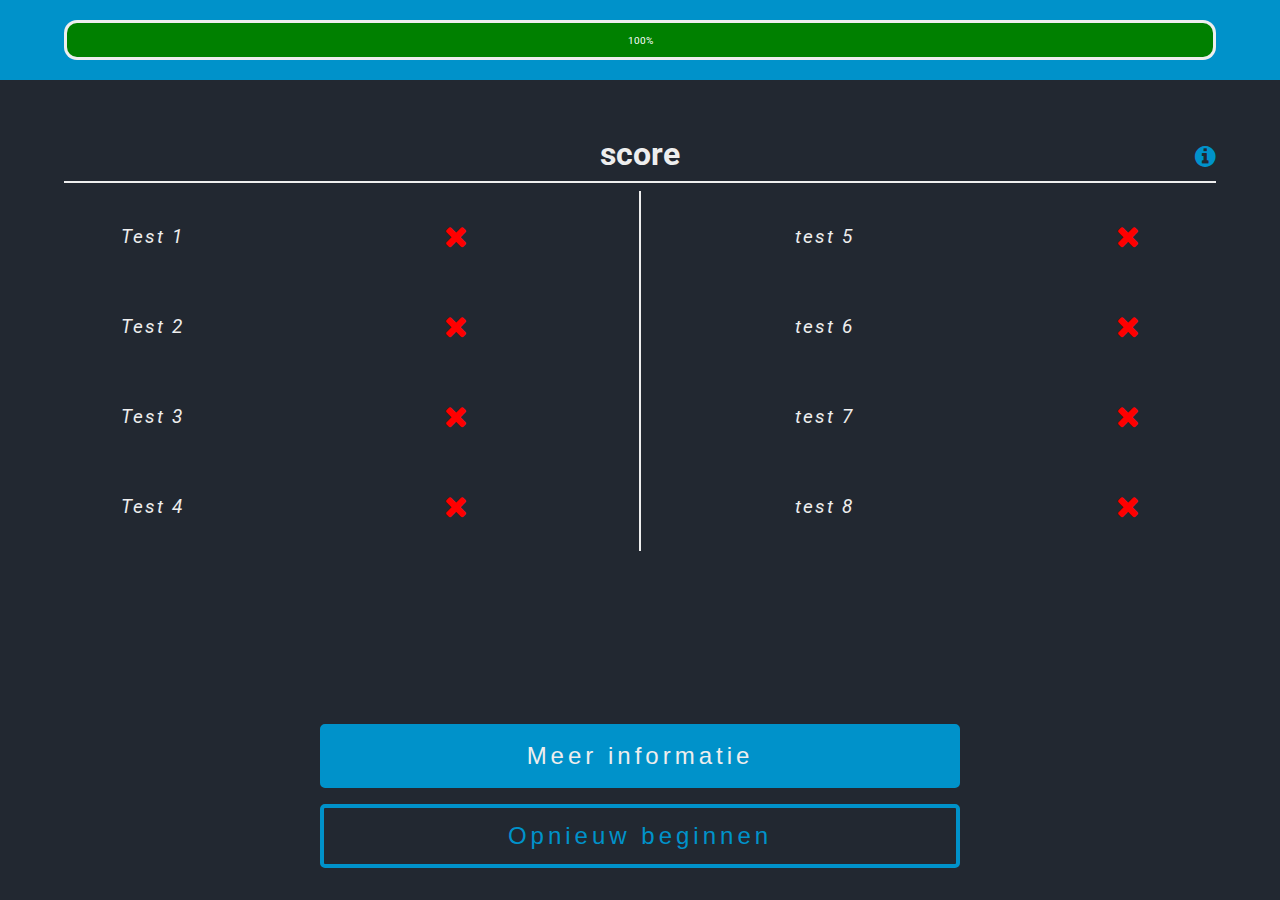
<file: score.html>
<!DOCTYPE html>
<html lang="en">
	<head>
		<meta charset="UTF-8" />
		<meta name="viewport" content="width=device-width, initial-scale=1.0" />
		<meta http-equiv="X-UA-Compatible" content="ie=edge" />
		<link rel="stylesheet" href="css/style.css" />
		<script src="js/score.js"></script>
		<link href="https://fonts.googleapis.com/css2?family=Roboto&display=swap" rel="stylesheet" />
		<link rel="stylesheet" href="https://cdnjs.cloudflare.com/ajax/libs/font-awesome/4.7.0/css/font-awesome.min.css" />
		<title>TheChosenOnes</title>
	</head>
	<body>
		<main>
			<!-- tijdlijn overlay -->
			<article id="js--tijdlijn" class="tijdlijn">
				<button id="js--arrow" class="tijdlijn__arrow"><i class="fa fa-close"></i></button>
				<section id="js--navStart" class="tijdlijn__box end tijdlijn--done">
					<p class="tijdlijn__box__txt">Start</p>
				</section>
				<hr class="tijdlijn__line tijdlijn--done" />
				<section id="js--nav9maanden" class="tijdlijn__box start tijdlijn--done">
					<p class="tijdlijn__box__txt">Nog 9 maanden</p>
				</section>
				<hr class="tijdlijn__line tijdlijn--done" />
				<section id="js--nav8maanden" class="tijdlijn__box end tijdlijn--done">
					<p class="tijdlijn__box__txt">Nog 8 maanden</p>
				</section>
				<hr class="tijdlijn__line tijdlijn--done" />
				<section id="js--nav6maanden" class="tijdlijn__box start tijdlijn--done">
					<p class="tijdlijn__box__txt">Nog 6 maanden</p>
				</section>
				<hr class="tijdlijn__line tijdlijn--done" />
				<section id="js--nav5maanden" class="tijdlijn__box end tijdlijn--done">
					<p class="tijdlijn__box__txt">Nog 5 maanden</p>
				</section>
				<hr class="tijdlijn__line tijdlijn--done" />
				<section id="js--nav4maanden" class="tijdlijn__box start tijdlijn--done">
					<p class="tijdlijn__box__txt">Nog 4 maanden</p>
				</section>
				<hr class="tijdlijn__line tijdlijn--done" />
				<section id="js--nav3maanden" class="tijdlijn__box end tijdlijn--done">
					<p class="tijdlijn__box__txt">Nog 3 maanden</p>
				</section>
				<hr class="tijdlijn__line tijdlijn--done" />
				<section id="js--nav6weken" class="tijdlijn__box start tijdlijn--done">
					<p class="tijdlijn__box__txt">Nog 6 weken</p>
				</section>
				<hr class="tijdlijn__line tijdlijn--done" />
				<section id="js--nav9uur" class="tijdlijn__box end tijdlijn--done">
					<p class="tijdlijn__box__txt">Nog 9 uur</p>
				</section>
				<hr class="tijdlijn__line tijdlijn--done" />
				<section id="js--naveindceremonie" class="tijdlijn__box start tijdlijn--done">
					<p class="tijdlijn__box__txt">Eindceremonie</p>
				</section>
				<hr class="tijdlijn__line tijdlijn--done" />
				<section id="js--navscore" class="tijdlijn__box end tijdlijn__box tijdlijn--done">
					<p class="tijdlijn__box__txt">Score</p>
				</section>
				<hr class="tijdlijn__line tijdlijn--done" />
				<section id="js--navinfo" class="tijdlijn__box start tijdlijn--done">
					<p class="tijdlijn__box__txt">Informatiepagina</p>
				</section>
			</article>

			<!-- header -->
			<article id="js--header" class="header">
				<section id="js--progressiebar" class="header__progressbar">
					<div id="js--progressiebarVulling" class="header__progressbar__balk">
						<p class="header__progressbar__balk__txt">100%</p>
					</div>
				</section>
			</article>

		<!-- info modal -->
			<article id="js--backgroundScore" class="infoscore">
				<section id="js--modalScore" class="infoscore__modal">
						<button id="js--arrowInfo" class="background__arrow"><i class="fa fa-close"></i></button>
						<h2 class="infoscore__modal__h2">Resultaten</h2>
						<ul class="infoscore__modal__list">
							<li class="infoscore__modal__list__li"><b>Test 1</b> hoort bij<b> 9 maanden.</b><i id="js--test1Info"></i></li>
							<li class="infoscore__modal__list__li"><b>Test 2</b> hoort bij<b> 8 maanden.</b><i id="js--test2Info"></i></li>
							<li class="infoscore__modal__list__li"><b>Test 3</b> hoort bij<b> 6 maanden.</b><i id="js--test3Info"></i></li>
							<li class="infoscore__modal__list__li"><b>Test 4</b> hoort bij<b> 5 maanden.</b><i id="js--test4Info"></i></li>
							<li class="infoscore__modal__list__li"><b>Test 5</b> hoort bij<b> 4 maanden.</b><i id="js--test5Info"></i></li>
							<li class="infoscore__modal__list__li"><b>Test 6</b> hoort bij<b> 3 maanden.</b><i id="js--test6Info"></i></li>
							<li class="infoscore__modal__list__li"><b>Test 7</b> hoort bij<b> 6 weken.</b><i id="js--test7Info"></i></li>
							<li class="infoscore__modal__list__li"><b>Test 8</b> hoort bij<b> 9 uur.</b><i id="js--test8Info"></i></li>
						</ul>
						<button id="js--snapBtn"class="infoscore__modal__button" type="button" name="button">Ik snap het</button>
				</section>
			</article>
			<article class="score">
				<h1 class="score__h1">score</h1>
				<i id="js--scoreIcon" class=" score__icon fa fa-info-circle"></i>
				<hr class="score__line"/>
				<section class="score__board">
					<!-- rij1 -->
					<p class="score__board__test">Test 1</p>
					<i id="js--icon1" class="fa score__board__icon"></i>
					<hr class="score__board__line" />
					<p class="score__board__test">test 5</p>
					<i id="js--icon5" class="fa score__board__icon"></i>

					<!-- rij2 -->
					<p class="score__board__test">Test 2</p>
					<i id="js--icon2" class="fa score__board__icon"></i>
					<hr class="score__board__line" />
					<p class="score__board__test">test 6</p>
					<i id="js--icon6" class="fa score__board__icon"></i>

					<!-- rij3 -->
					<p class="score__board__test">Test 3</p>
					<i id="js--icon3" class="fa score__board__icon"></i>
					<hr class="score__board__line" />
					<p class="score__board__test">test 7</p>
					<i id="js--icon7" class="fa score__board__icon"></i>

					<!-- rij4 -->
					<p class="score__board__test">Test 4</p>
					<i id="js--icon4" class="fa score__board__icon"></i>
					<hr class="score__board__line" />
					<p class="score__board__test">test 8</p>
					<i id="js--icon8" class="fa  score__board__icon"></i>
				</section>
				<section class="buttonsection">
					<button id="js--toinfo" class="action__buttons top__button blue__button" type="button" name="button">Meer informatie</button>
					<button id="js--tostart" class="action__buttons bottom__button transparent__button" type="button" name="button">
						Opnieuw beginnen
					</button>
				</section>
			</article>
		</main>
	</body>
</html>
</file>
<file: css/style.css>
/*
* Prefixed by https://autoprefixer.github.io
* PostCSS: v7.0.29,
* Autoprefixer: v9.7.6
* Browsers: last 4 version
*/

*,
*::before,
*::after {
	padding: 0;
	margin: 0;
	-webkit-box-sizing: border-box;
	        box-sizing: border-box;
}

body {
	font-size: 62.5%;
	font-family: 'Roboto', sans-serif;
	background-color: var(--background-color);
}

:root {
	--text-color: #eeeeee;
	--background-color: #222831;
	--primary-color: #0092ca;
	--progressbar-color: green;
}

.splashscreen {
	z-index: 3;
	background-color: var(--background-color);
	color: var(--text-color);
	height: 100%;
	width: 100%;
	position: fixed;
	display: -webkit-box;
	display: -ms-flexbox;
	display: flex;
	opacity: 1;
	-webkit-box-pack: center;
	    -ms-flex-pack: center;
	        justify-content: center;
	-webkit-box-align: start;
	    -ms-flex-align: start;
	        align-items: start;
	-webkit-transition: visibility 0s 1s, opacity 1s linear;
	-o-transition: visibility 0s 1s, opacity 1s linear;
	transition: visibility 0s 1s, opacity 1s linear;
}

.splashscreen__button {
	width: 90vw;
	height: 15%;
	background-color: var(--primary-color);
	color: var(--text-color);
	text-align: center;
	border-style: none;
	margin-bottom: 10%;
	position: absolute;
	bottom: 5%;
	letter-spacing: 4px;
	font-size: 1rem;
	font-weight: bold;
	border-radius: 5px;
}

.splashscreen__vak {
	width: 90vw;
	padding: 2rem;
	height: 35%;
	position: relative;
	border: 0.5rem solid var(--text-color);
	margin-top: 5em;
}

.splashscreen__vak > h1 {
	text-transform: uppercase;
	letter-spacing: 1rem;
	font-size: 1.5rem;
	color: var(--text-color);
	text-align: center;
}

.splashscreen__vak > h1::after {
	content: '';
	height: 25px;
	width: 0.3rem;
	background-color: var(--text-color);
	position: absolute;
	-webkit-animation-name: blink;
	        animation-name: blink;
	-webkit-animation-duration: 3s;
	        animation-duration: 3s;
	-webkit-animation-iteration-count: infinite;
	        animation-iteration-count: infinite;
	-webkit-animation-direction: alternate;
	        animation-direction: alternate;
}

@-webkit-keyframes blink {
	from {
		opacity: 0;
	}
	to {
		opacity: 1;
	}
}

@keyframes blink {
	from {
		opacity: 0;
	}
	to {
		opacity: 1;
	}
}

@-webkit-keyframes displaying {
	from {
		display: grid;
	}
	to {
		display: none;
	}
}

@keyframes displaying {
	from {
		display: -ms-grid;
		display: grid;
	}
	to {
		display: none;
	}
}

@-webkit-keyframes blinking {
	from {
		-webkit-box-shadow: none;
		        box-shadow: none;
		-webkit-transform: scale(1);
		        transform: scale(1);
	}
	to {
		-webkit-box-shadow: 0 0 20px white;
		        box-shadow: 0 0 20px white;
		-webkit-transform: scale(1.05);
		        transform: scale(1.05);
	}
}

@keyframes blinking {
	from {
		-webkit-box-shadow: none;
		        box-shadow: none;
		-webkit-transform: scale(1);
		        transform: scale(1);
	}
	to {
		-webkit-box-shadow: 0 0 20px white;
		        box-shadow: 0 0 20px white;
		-webkit-transform: scale(1.05);
		        transform: scale(1.05);
	}
}

.blinking {
	-webkit-animation-name: blinking;
	        animation-name: blinking;
	-webkit-animation-duration: 1s;
	        animation-duration: 1s;
	-webkit-animation-iteration-count: infinite;
	        animation-iteration-count: infinite;
	-webkit-animation-direction: alternate;
	        animation-direction: alternate;
}

.blinking2 {
	-webkit-animation-name: blinking;
	        animation-name: blinking;
	-webkit-animation-duration: .5s;
	        animation-duration: .5s;
	-webkit-animation-iteration-count: 2;
	        animation-iteration-count: 2;
	-webkit-animation-direction: alternate;
	        animation-direction: alternate;
}

@-webkit-keyframes heartbeat {
	from {
		-webkit-transform: scale(1);
		transform: scale(1);
		-webkit-transform-origin: center center;
		transform-origin: center center;
		-webkit-animation-timing-function: ease-out;
		animation-timing-function: ease-out;
	}
	10% {
		-webkit-transform: scale(0.91);
		transform: scale(0.91);
		-webkit-animation-timing-function: ease-in;
		animation-timing-function: ease-in;
	}
	17% {
		-webkit-transform: scale(0.98);
		transform: scale(0.98);
		-webkit-animation-timing-function: ease-out;
		animation-timing-function: ease-out;
	}
	33% {
		-webkit-transform: scale(0.87);
		transform: scale(0.87);
		-webkit-animation-timing-function: ease-in;
		animation-timing-function: ease-in;
	}
	45% {
		-webkit-transform: scale(1);
		transform: scale(1);
		-webkit-animation-timing-function: ease-out;
		animation-timing-function: ease-out;
	}
}
@keyframes heartbeat {
	from {
		-webkit-transform: scale(1);
		transform: scale(1);
		-webkit-transform-origin: center center;
		transform-origin: center center;
		-webkit-animation-timing-function: ease-out;
		animation-timing-function: ease-out;
	}
	10% {
		-webkit-transform: scale(0.91);
		transform: scale(0.91);
		-webkit-animation-timing-function: ease-in;
		animation-timing-function: ease-in;
	}
	17% {
		-webkit-transform: scale(0.98);
		transform: scale(0.98);
		-webkit-animation-timing-function: ease-out;
		animation-timing-function: ease-out;
	}
	33% {
		-webkit-transform: scale(0.87);
		transform: scale(0.87);
		-webkit-animation-timing-function: ease-in;
		animation-timing-function: ease-in;
	}
	45% {
		-webkit-transform: scale(1);
		transform: scale(1);
		-webkit-animation-timing-function: ease-out;
		animation-timing-function: ease-out;
	}
}

.heartbeat {
	-webkit-animation: heartbeat 1.5s ease-in-out 2 both;
	animation: heartbeat 1.5s ease-in-out 2 both;
}

.tijdlijn {
	width: 100%;
	height: 100%;
	top: 0;
	background-color: var(--background-color);
	position: fixed;
	display: block;
	padding: 1.5rem 0rem;
	opacity: 0;
	-webkit-transform: scale(0);
	    -ms-transform: scale(0);
	        transform: scale(0);
	-webkit-transition: visibility 0s 1s, opacity 1s linear;
	-o-transition: visibility 0s 1s, opacity 1s linear;
	transition: visibility 0s 1s, opacity 1s linear;
	z-index: 2;
}

.tijdlijn__box {
	width: 60%;
	height: 6%;
	border-radius: 5px;
	background-color: var(--primary-color);
	color: var(--text-color);
	text-align: center;
	display: block;
	margin-left: auto;
	margin-right: auto;
	font-size: 1rem;
	cursor: pointer;
}

.tijdlijn__line {
	background-color: white;
	border-style: none;
	border: none;
	height: 2%;
	color: var(--text-color);
	width: 4px;
}

.tijdlijn__arrow {
	position: absolute;
	top: 0;
	right: 0;
	margin-right: 1em;
	margin-top: 1em;
	border-style: none;
	border: none;
	background-color: var(--background-color);
	color: var(--text-color);
	font-size: 1.5rem;
	cursor: pointer;
}

.tijdlijn--done {
	background-color: var(--progressbar-color);
}

.header {
	width: 100%;
	height: 12%;
	max-height: 5rem;
	background-color: var(--primary-color);
	position: fixed;
	top: 0;
	display: -webkit-box;
	display: -ms-flexbox;
	display: flex;
	-webkit-box-pack: center;
	    -ms-flex-pack: center;
	        justify-content: center;
	-webkit-box-align: center;
	    -ms-flex-align: center;
	        align-items: center;
	cursor: pointer;
	z-index: 2;
	/* display: none; */
}

.header__progressbar {
	background-color: var(--text-color);
	border-radius: 13px;
	height: 50%;
	width: 90%;
	padding: 3px;
	/* box-shadow: 0px 4px 4px rgba(0, 0, 0, 0.25); */
}

.header__progressbar__balk {
	background-color: var(--progressbar-color);
	width: 0%;
	height: 100%;
	border-radius: 10px;
	display: -webkit-box;
	display: -ms-flexbox;
	display: flex;
	-webkit-box-pack: center;
	    -ms-flex-pack: center;
	        justify-content: center;
	-webkit-box-align: center;
	    -ms-flex-align: center;
	        align-items: center;
	color: white;
	-webkit-transition: 1.5s all;
	-o-transition: 1.5s all;
	transition: 1.5s all;
}

.background {
	width: 100%;
	height: 100%;
	z-index: 3;
	top: 0;
	/* background: black; */
	/* opacity: 0.6; */
	display: -webkit-box;
	display: -ms-flexbox;
	display: flex;
	/* display: none; */
	-webkit-box-pack: center;
	    -ms-flex-pack: center;
	        justify-content: center;
	-webkit-box-align: center;
	    -ms-flex-align: center;
	        align-items: center;
	background-color: rgba(34, 40, 49, 0.8);
	/* position: absolute; */
	position: fixed;
}

.background__modal {
	height: 90%;
	width: 90%;
	background-color: var(--primary-color);
	position: relative;
	-webkit-animation: animatezoom 0.6s;
	        animation: animatezoom 0.6s;
	/* display: none; */
}

.background__modal__figure,
.startmodal__figure {
	width: 50%;
	height: 30%;
	top: 0;
	left: 0;
	position: absolute;
}
.background__modal__figure__img,
.startmodal__figure__img {
	width: auto;
	height: 100%;
	border-bottom: 4px solid var(--background-color);
}
.background__arrow {
	position: absolute;
	color: var(--background-color);
	top: 0;
	right: 0;
	margin-right: 1em;
	margin-top: 1em;
	background-color: var(--primary-color);
	border-style: none;
	font-size: 1.6rem;
}
.background__modal__button,
.startmodal__button {
	width: 90%;
	height: 10%;
	background-color: var(--background-color);
	color: var(--primary-color);
	text-align: center;
	border-style: none;
	border-radius: 5px;
	position: absolute;
	bottom: 5%;
	left: 50%;
	-webkit-transform: translate(-50%, -5%);
	    -ms-transform: translate(-50%, -5%);
	        transform: translate(-50%, -5%);
	font-weight: bold;
	font-size: 1.2rem;
	letter-spacing: 1.2px;
	margin-top: 1rem;
}

.background__modal__textarea,
.startmodal__textarea {
	background-color: var(--background-color);
	color: var(--text-color);
	/* height: 50%; */
	border-radius: 20px;
	top: 35%;
	-webkit-transform: translate(-50%, -5%);
	    -ms-transform: translate(-50%, -5%);
	        transform: translate(-50%, -5%);
	left: 50%;
	position: absolute;
	width: 90%;
	padding: 1em;
	font-size: 1rem;
	max-height: 45vh;
}

.add__scrollbar {
	overflow-y: scroll;
}

.startmodal__textarea__text,
.background__modal__textarea__text {
	/*overflow-y: scroll;*/
	max-height: 100%;
}

.background__modal__textarea::after,
.startmodal__textarea::after {
	content: '';
	/* background-color: red; */
	width: 5%;
	height: 5%;
	width: 0;
	height: 0;
	border-left: 15px solid transparent;
	border-right: 15px solid transparent;
	border-bottom: 20px solid var(--background-color);
	position: absolute;
	top: -5%;
	left: 10%;
}

.uitschalen {
	-webkit-animation: animatezoomout 0.6s;
	        animation: animatezoomout 0.6s;
}

.tijdlijn__box--active {
	border: 4px solid green;
}

@-webkit-keyframes animatezoom {
	from {
		-webkit-transform: scale(0);
		        transform: scale(0);
	}
	to {
		-webkit-transform: scale(1);
		        transform: scale(1);
	}
}

@keyframes animatezoom {
	from {
		-webkit-transform: scale(0);
		        transform: scale(0);
	}
	to {
		-webkit-transform: scale(1);
		        transform: scale(1);
	}
}

@-webkit-keyframes animatezoomout {
	from {
		-webkit-transform: scale(1);
		        transform: scale(1);
	}
	to {
		-webkit-transform: scale(0);
		        transform: scale(0);
	}
}

@keyframes animatezoomout {
	from {
		-webkit-transform: scale(1);
		        transform: scale(1);
	}
	to {
		-webkit-transform: scale(0);
		        transform: scale(0);
	}
}

.startmodal {
	background-color: var(--primary-color);
	height: 70%;
	width: 90%;
	position: absolute;
	top: 20%;
	left: 50%;
	-webkit-transform: translate(-50%, 0%);
	    -ms-transform: translate(-50%, 0%);
	        transform: translate(-50%, 0%);
	-webkit-box-shadow: 0px 4px 4px rgba(0, 0, 0, 0.25);
	        box-shadow: 0px 4px 4px rgba(0, 0, 0, 0.25);
}

/* gegevensscherm */

.textarea {
	width: 100%;
	color: var(--text-color);
	text-align: center;
	height: 10%;
	margin-top: 2em;
	font-size: 1.3rem;
}

.textarea__h1 {
	padding-top: 2.5em;
}

.gegevens {
	width: 100%;
	height: 60%;
	display: -webkit-box;
	display: -ms-flexbox;
	display: flex;
	-webkit-box-pack: center;
	    -ms-flex-pack: center;
	        justify-content: center;
	-webkit-box-align: center;
	    -ms-flex-align: center;
	        align-items: center;
}

.gegevens__form {
	margin-top: 10%;
}

.gegevens__form__input {
	width: 85vw;
	height: 7%;
	border: 4px solid var(--primary-color);
	background-color: var(--background-color);
	color: var(--text-color);
	padding: 1em;
	margin: 1.2em 0em;
}

.gegevens__form__input::-webkit-input-placeholder {
	color: var(--text-color);
}

.gegevens__form__input::-moz-placeholder {
	color: var(--text-color);
}

.gegevens__form__input:-ms-input-placeholder {
	color: var(--text-color);
}

.gegevens__form__input::-ms-input-placeholder {
	color: var(--text-color);
}

.gegevens__form__input::placeholder {
	color: var(--text-color);
}
.textarea {
	width: 100%;
	color: var(--text-color);
	text-align: center;
	height: 10%;
	margin-top: 2em;
	font-size: 1.3rem;
}

.textarea__h1 {
	padding-top: 2.5em;
}

.gegevens {
	width: 100%;
	height: 60%;
	display: -webkit-box;
	display: -ms-flexbox;
	display: flex;
	-webkit-box-pack: center;
	    -ms-flex-pack: center;
	        justify-content: center;
	-webkit-box-align: center;
	    -ms-flex-align: center;
	        align-items: center;
}

.gegevens__form {
	margin-top: 10%;
}

.gegevens__form__input {
	width: 85vw;
	height: 7%;
	border: 4px solid var(--primary-color);
	background-color: var(--background-color);
	color: var(--text-color);
	padding: 1em;
	margin: 1.2em 0em;
}

.gegevens__form__input::-webkit-input-placeholder {
	color: var(--text-color);
}

.gegevens__form__input::-moz-placeholder {
	color: var(--text-color);
}

.gegevens__form__input:-ms-input-placeholder {
	color: var(--text-color);
}

.gegevens__form__input::-ms-input-placeholder {
	color: var(--text-color);
}

.gegevens__form__input::placeholder {
	color: var(--text-color);
}

.gegevens__form__label {
	color: var(--text-color);
	font-size: 1rem;
}

.gegevens__form__btn {
	width: 85%;
	height: 10%;
	background-color: var(--primary-color);
	color: var(--text-color);
	border-radius: 5px;
	border-style: none;
	font-size: 1.3rem;
	letter-spacing: 2px;
	bottom: 5%;
	position: absolute;
	z-index: -1;
}

.animatie {
	height: 100%;
	width: 100%;
	display: -webkit-box;
	display: -ms-flexbox;
	display: flex;
	-webkit-box-pack: center;
	    -ms-flex-pack: center;
	        justify-content: center;
	-webkit-box-align: center;
	    -ms-flex-align: center;
	        align-items: center;
	position: fixed;
	color: var(--text-color);
	background-color: var(--background-color);
	z-index: 5;
	font-size: 1.2rem;
	/* position: absolute; */
	top: 0;
	-webkit-animation-name: verdwijnt;
	        animation-name: verdwijnt;
	-webkit-animation-delay: 3s;
	        animation-delay: 3s;
	-webkit-animation-duration: 0.1s;
	        animation-duration: 0.1s;
	-webkit-animation-iteration-count: 1;
	        animation-iteration-count: 1;
	-webkit-animation-fill-mode: both;
	        animation-fill-mode: both;
	-webkit-box-orient: vertical;
	-webkit-box-direction: normal;
	    -ms-flex-direction: column;
	        flex-direction: column;
	gap: 1em;
}

.animatie > h1,
.animatie > p {
	-webkit-animation-name: maandanimatie;
	        animation-name: maandanimatie;
	-webkit-animation-duration: 3s;
	        animation-duration: 3s;
}

.gegevens__form__label {
	color: var(--text-color);
	font-size: 1rem;
}

.gegevens__form__btn {
	width: 85%;
	height: 10%;
	background-color: var(--primary-color);
	color: var(--text-color);
	border-radius: 5px;
	border-style: none;
	font-size: 1.3rem;
	letter-spacing: 2px;
	bottom: 5%;
	position: absolute;
	z-index: -1;
}

.animatie {
	height: 100%;
	width: 100%;
	display: -webkit-box;
	display: -ms-flexbox;
	display: flex;
	-webkit-box-pack: center;
	    -ms-flex-pack: center;
	        justify-content: center;
	-webkit-box-align: center;
	    -ms-flex-align: center;
	        align-items: center;
	color: var(--text-color);
	background-color: var(--background-color);
	z-index: 100;
	font-size: 1.2rem;
	position: absolute;
	top: 0;
	-webkit-animation-name: verdwijnt;
	        animation-name: verdwijnt;
	-webkit-animation-delay: 3s;
	        animation-delay: 3s;
	-webkit-animation-duration: 0.1s;
	        animation-duration: 0.1s;
	-webkit-animation-iteration-count: 1;
	        animation-iteration-count: 1;
	-webkit-animation-fill-mode: both;
	        animation-fill-mode: both;
	-webkit-box-orient: vertical;
	-webkit-box-direction: normal;
	    -ms-flex-direction: column;
	        flex-direction: column;
	gap: 1em;
	position: fixed;
}

.animatie > h1,
.animatie > p {
	-webkit-animation-name: maandanimatie;
	        animation-name: maandanimatie;
	-webkit-animation-duration: 3s;
	        animation-duration: 3s;
}

@-webkit-keyframes verdwijnt {
	from {
		-webkit-transform: scale(1);
		        transform: scale(1);
	}
	to {
		-webkit-transform: scale(0);
		        transform: scale(0);
	}
}

@keyframes verdwijnt {
	from {
		-webkit-transform: scale(1);
		        transform: scale(1);
	}
	to {
		-webkit-transform: scale(0);
		        transform: scale(0);
	}
}

@-webkit-keyframes maandanimatie {
	from {
		-webkit-transform: scale(0);
		        transform: scale(0);
	}
	to {
		-webkit-transform: scale(1);
		        transform: scale(1);
	}
}

@keyframes maandanimatie {
	from {
		-webkit-transform: scale(0);
		        transform: scale(0);
	}
	to {
		-webkit-transform: scale(1);
		        transform: scale(1);
	}
}

.action__buttons {
	width: 90vw;
	height: 4rem;
	text-align: center;
	border-style: none;
	/* margin-bottom: 10%; */
	position: absolute;
	bottom: 0;
	letter-spacing: 4px;
	font-size: 1.5rem;
	border-radius: 5px;
}

.top__button {
	margin-bottom: 7rem;
}

.bottom__button {
	margin-bottom: 2rem;
}

.blue__button {
	color: var(--text-color);
	background-color: var(--primary-color);
	border: 0.3rem solid var(--primary-color);
	-webkit-transition: all 0.4s;
	-o-transition: all 0.4s;
	transition: all 0.4s;
}

.transparent__button {
	color: var(--primary-color);
	background-color: transparent;
	border: 0.3rem solid var(--primary-color);
	-webkit-transition: all 0.4s;
	-o-transition: all 0.4s;
	transition: all 0.4s;
}

/* slideshow */
.slideshow {
	height: 87%;
	margin-top: 13%;
	position: relative;
	/* background-image: url('../images/sergeantDeBoer6.png'); */
}

.slideshow__bottom {
	position: absolute;
	display: inline-block;
	height: 15%;
	width: 100%;
	-ms-grid-columns: 1fr 50% 1fr;
	grid-template-columns: 1fr 50% 1fr;
	justify-items: center;
	-webkit-box-align: center;
	    -ms-flex-align: center;
	        align-items: center;
	bottom: 0;
}

.slideshow__main {
	width: 100%;
	height: 60%;
	/* padding-top: 4em; */
	position: absolute;
	top: 20%;
	/* margin-right: 0; */
	/* margin-top: 4em; */
	/* top: 20em; */
}

.slideshow__main__figure {
	width: 100%;
	height: 100%;
	display: -webkit-box;
	display: -ms-flexbox;
	display: flex;
	-webkit-box-pack: center;
	    -ms-flex-pack: center;
	        justify-content: center;
	-webkit-box-align: center;
	    -ms-flex-align: center;
	        align-items: center;
}

.slideshow__bottom__href {
	width: 200px;
	height: 50px;
	margin-left: auto;
	margin-right: auto;
	display: inline-block;
	-webkit-box-align: center;
	    -ms-flex-align: center;
	        align-items: center;
	-webkit-box-pack: center;
	    -ms-flex-pack: center;
	        justify-content: center;
	text-decoration: none;
	margin-left: 5%;
	margin-right: 5%;
}
.slideshow__main__figure__img {
	height: 90%;
	width: 90%;
	background-size: cover;
	background-position: center;
	background-repeat: no-repeat;
	background-image: url(../images/rekruut1.png);
}

i.slideshow__bottom_buttonleft {
	background-color: var(--primary-color);
	color: var(--text-color);
	font-size: 2.2rem;
	padding: 0.2em;
	border-radius: 20%;
	float: left;
	margin-left: 1em;
}

i.slideshow__bottom_buttonright {
	background-color: var(--primary-color);
	color: var(--text-color);
	font-size: 2.2rem;
	padding: 0.2em;
	border-radius: 50%;
	float: right;
	margin-right: 1em;
}

.slideshow__bottom_btn {
	width: 100%;
	height: 100%;
	background-color: var(--primary-color);
	color: var(--text-color);
	border-style: none;
	border-radius: 5px;
	display: block;
	/* margin-left: 2em; */
	font-size: 1.2rem;
	letter-spacing: 1.2px;
}

.slideshow_number {
	top: 5%;
	right: 0;
	position: absolute;
	background-color: var(--primary-color);
	color: var(--text-color);
	padding: 0.5em;
	border-top-left-radius: 20px;
	border-bottom-left-radius: 20px;
}

.slideshow_naam {
	top: 5%;
	left: 0;
	position: absolute;
	background-color: var(--primary-color);
	color: var(--text-color);
	padding: 0.5em;
}

/* tentopzetten */
.tentopzetten {
	margin-top: 25%;
	height: 100%;
	width: 100%;
}

.tentopzetten__h2 {
	width: 100%;
	color: var(--text-color);
	text-align: center;
	font-size: 2rem;
}

.tentopzetten__p {
	color: var(--text-color);
	padding: 1em;
	font-size: 1rem;
}

.tentopzetten_video {
	width: 90%;
	display: block;
	margin-left: auto;
	margin-right: auto;
	border: 4px solid #eee;
	margin-bottom: 2em;
}

.tentopzetten__slidecontainer {
	width: 100%;
	padding: 2em;
}

.tentopzetten__slidecontainer__slider {
	-webkit-appearance: none;
	width: 100%;
	height: 25px;
	background: var(--text-color);
	outline: none;
	opacity: 0.7;
	-webkit-transition: 0.2s;
	-webkit-transition: opacity 0.2s;
	-o-transition: opacity 0.2s;
	transition: opacity 0.2s;
}

.tentopzetten__slidecontainer__p {
	font-size: 1rem;
	margin-top: 0.2em;
	color: var(--text-color);
}

button.tentopzetten__button {
	display: block;
	position: relative;
	margin-left: auto;
	margin-right: auto;
	margin-bottom: 1em;
}
.tentopzetten__slidecontainer__slider:hover {
	opacity: 1;
}

.tentopzetten__slidecontainer__slider::-webkit-slider-thumb {
	-webkit-appearance: none;
	appearance: none;
	width: 25px;
	height: 35px;
	background: var(--primary-color);
	cursor: pointer;
}

.tentopzetten__slidecontainer__slider::-moz-range-thumb {
	width: 25px;
	height: 35px;
	background: var(--primary-color);
	cursor: pointer;
}

.backgrounddissapear,
.modaldissapear {
	display: none;
}

/* Gesprek met sergeant */

.gesprek--wrap {
	max-width: 50rem;
	position: relative;
	margin-left: auto;
	margin-right: auto;
	height: 100vh;
}

.gesprek {
	position: relative;
	height: 100vh;
}

.gesprek__figure {
	width: 6rem;
	height: 6rem;
	top: 5rem;
	left: 0;
	position: absolute;
}

.gesprek__figure__img {
	width: auto;
	height: 100%;
	border-bottom: 4px solid var(--primary-color);
}

.gesprek__h2 {
	width: 100%;
	color: var(--text-color);
	text-align: center;
	font-size: 1.75rem;
	margin-bottom: 0.25rem;
}

.gesprek__p {
	color: var(--text-color);
	padding: 1em;
	font-size: 1rem;
}

.keuze--wrapper {
	position: absolute;
	bottom: 20%;
	left: 50%;
	-webkit-transform: translateX(-50%);
	    -ms-transform: translateX(-50%);
	        transform: translateX(-50%);
}

button.gesprek__button {
	display: block;
	position: relative;
	margin-left: auto;
	margin-right: auto;
	margin-bottom: 0.5em;
	max-width: 25rem;
}

.gesprek__button--volgende {
	display: none;
    position: relative;
    margin-left: auto;
    margin-right: auto;
    margin-bottom: 1em;
}

.gesprek__button {
	width: 90vw;
	height: auto;
	min-height: 4rem;
	text-align: left;
	padding: 0.5rem 0.5rem;
	border: 4px solid var(--primary-color);
	/* margin-bottom: 10%; */
	position: absolute;
	bottom: 0;
	font-size: 1rem;
	border-radius: 5px;
}

.gesprek__button:hover {
	cursor: pointer;
}

.background__gesprek__textarea {
	background-color: var(--primary-color);
	color: var(--text-color);
	border-radius: 5px;
	min-height: 5rem;
	max-height: 25rem;
	top: 6rem;
	right: 5%;
	position: absolute;
	width: 60%;
	padding: 0.5em;
	font-size: 1rem;
}

.background__gesprek__textarea__text {
	overflow-y: scroll;
	max-height: 100%;
}

/* Hide scrollbar for Chrome, Safari and Opera */
.background__gesprek__textarea__text::-webkit-scrollbar {
	display: none;
}

/* Hide scrollbar for IE, Edge and Firefox */
.background__gesprek__textarea__text {
	-ms-overflow-style: none; /* IE and Edge */
	/*scrollbar-width: none;*/ /* Firefox */
}

.background__gesprek__textarea::after {
	content: '';
	/*background-color: red;*/
	/*width: 5%;
	height: 5%;*/
	border-left: 15px solid transparent;
	border-right: 15px solid transparent;
	border-bottom: 20px solid var(--primary-color);
	position: absolute;
	-webkit-transform: rotate(-0.25turn);
	    -ms-transform: rotate(-0.25turn);
	        transform: rotate(-0.25turn);
	top: 11%;
	left: -6%;
	z-index: -1;
}

.schietoefening {
	background-color: green;
	height: 100vh;
	width: 100vw;
	display: -webkit-box;
	display: -ms-flexbox;
	display: flex;
	-webkit-box-align: center;
	    -ms-flex-align: center;
	        align-items: center;
	-webkit-box-pack: center;
	    -ms-flex-pack: center;
	        justify-content: center;
}

.schietoefening__scope {
	height: 18rem;
	width: 18rem;
	border-radius: 50%;
	background-image: url(../images/target.png);
	background-position-y: 0rem;
	background-size: 100%;
	background-repeat: no-repeat;
	-webkit-box-shadow: 0 0 0 100rem rgba(0, 0, 0, 1);
	        box-shadow: 0 0 0 100rem rgba(0, 0, 0, 1);
	-webkit-animation: shaking 30s;
	        animation: shaking 30s;
	-webkit-animation-iteration-count: infinite;
	        animation-iteration-count: infinite;
}

@-webkit-keyframes shaking {
	0% {
		background-position-y: 0;
		background-position-x: 0;
		-webkit-filter: blur(0);
		        filter: blur(0);
	}
	10% {
		background-position-y: 1rem;
		background-position-x: 0;
		-webkit-filter: blur(0);
		        filter: blur(0);
	}
	20% {
		background-position-y: 1rem;
		background-position-x: 1rem;
		-webkit-filter: blur(0.1rem);
		        filter: blur(0.1rem);
	}
	30% {
		background-position-y: 1rem;
		background-position-x: 2rem;
		-webkit-filter: blur(0);
		        filter: blur(0);
	}
	40% {
		background-position-y: 0;
		background-position-x: 1rem;
		-webkit-filter: blur(0);
		        filter: blur(0);
	}
	50% {
		background-position-y: -1rem;
		background-position-x: 2rem;
		-webkit-filter: blur(0.05rem);
		        filter: blur(0.05rem);
	}
	60% {
		background-position-y: 2rem;
		background-position-x: 0;
		-webkit-filter: blur(0);
		        filter: blur(0);
	}
	70% {
		background-position-y: -5rem;
		background-position-x: -2rem;
		-webkit-filter: blur(0.1rem);
		        filter: blur(0.1rem);
	}
	80% {
		background-position-y: 0rem;
		background-position-x: 1rem;
		-webkit-filter: blur(0);
		        filter: blur(0);
	}
	90% {
		background-position-y: 2rem;
		background-position-x: -1rem;
		-webkit-filter: blur(0);
		        filter: blur(0);
	}
	100% {
		background-position-y: 0;
		background-position-x: 0;
		-webkit-filter: blur(0);
		        filter: blur(0);
	}
}

@keyframes shaking {
	0% {
		background-position-y: 0;
		background-position-x: 0;
		-webkit-filter: blur(0);
		        filter: blur(0);
	}
	10% {
		background-position-y: 1rem;
		background-position-x: 0;
		-webkit-filter: blur(0);
		        filter: blur(0);
	}
	20% {
		background-position-y: 1rem;
		background-position-x: 1rem;
		-webkit-filter: blur(0.1rem);
		        filter: blur(0.1rem);
	}
	30% {
		background-position-y: 1rem;
		background-position-x: 2rem;
		-webkit-filter: blur(0);
		        filter: blur(0);
	}
	40% {
		background-position-y: 0;
		background-position-x: 1rem;
		-webkit-filter: blur(0);
		        filter: blur(0);
	}
	50% {
		background-position-y: -1rem;
		background-position-x: 2rem;
		-webkit-filter: blur(0.05rem);
		        filter: blur(0.05rem);
	}
	60% {
		background-position-y: 2rem;
		background-position-x: 0;
		-webkit-filter: blur(0);
		        filter: blur(0);
	}
	70% {
		background-position-y: -5rem;
		background-position-x: -2rem;
		-webkit-filter: blur(0.1rem);
		        filter: blur(0.1rem);
	}
	80% {
		background-position-y: 0rem;
		background-position-x: 1rem;
		-webkit-filter: blur(0);
		        filter: blur(0);
	}
	90% {
		background-position-y: 2rem;
		background-position-x: -1rem;
		-webkit-filter: blur(0);
		        filter: blur(0);
	}
	100% {
		background-position-y: 0;
		background-position-x: 0;
		-webkit-filter: blur(0);
		        filter: blur(0);
	}
}

.schietoefening__scope::before {
	content: '';
	background-color: red;
	width: 0.1rem;
	height: 100%;
	position: absolute;
	top: 0;
	left: 50%;
	-webkit-transform: translateX(-50%);
	    -ms-transform: translateX(-50%);
	        transform: translateX(-50%);
}
.schietoefening__scope::after {
	content: '';
	background-color: red;
	width: 100%;
	height: 0.1rem;
	position: absolute;
	top: 50%;
	left: 0;
	-webkit-transform: translateY(-50%);
	    -ms-transform: translateY(-50%);
	        transform: translateY(-50%);
}

.schietoefening__button {
	width: 90%;
	height: 10%;
	max-width: 30rem;
	max-height: 10rem;
	background-color: transparent;
	color: red;
	text-align: center;
	border: 0.2rem solid red;
	border-radius: 5px;
	position: absolute;
	bottom: 5%;
	left: 50%;
	-webkit-transform: translate(-50%, -5%);
	    -ms-transform: translate(-50%, -5%);
	        transform: translate(-50%, -5%);
	font-weight: bold;
	font-size: 1.2rem;
	letter-spacing: 1.2px;
}

.schietoefening__button:hover {
	background-color: red;
	color: var(--text-color);
	cursor: pointer;
	border-radius: 5px;
}

.eindceremonie {
	width: 100vw;
	height: 100%;
	background-image: url('../images/confetti.gif');
	display: -webkit-box;
	display: -ms-flexbox;
	display: flex;
	-webkit-box-pack: start;
	    -ms-flex-pack: start;
	        justify-content: start;
	-webkit-box-align: center;
	    -ms-flex-align: center;
	        align-items: center;
	-webkit-box-orient: vertical;
	-webkit-box-direction: normal;
	    -ms-flex-direction: column;
	        flex-direction: column;
}

.eindceremonie__h1 {
	font-size: 3rem;
	-webkit-text-fill-color: var(--primary-color);
	-webkit-text-stroke-color: var(--text-color);
	-webkit-text-stroke-width: 0.2px;
	-ms-grid-column-align: center;
	    justify-self: center;
	margin-top: 4rem;
}
.eindceremonie__naam {
	font-size: 2rem;
	-webkit-text-fill-color: var(--primary-color);
	-webkit-text-stroke-color: var(--text-color);
	-webkit-text-stroke-width: 0.8px;
	margin-bottom: 4rem;
}

.eindceremonie__figure {
	width: 100%;
	display: -webkit-box;
	display: -ms-flexbox;
	display: flex;
	-webkit-box-pack: center;
	    -ms-flex-pack: center;
	        justify-content: center;
	-webkit-box-align: center;
	    -ms-flex-align: center;
	        align-items: center;
}

.eindceremonie__figure__img {
	width: 80%;
	-webkit-animation-name: scalePet;
	        animation-name: scalePet;
	-webkit-animation-duration: 4.8s;
	        animation-duration: 4.8s;
	/* animation-iteration-count: 5; */
}

@-webkit-keyframes scalePet {
	from {
		width: 0%;
		-webkit-transform: rotateY(0);
		        transform: rotateY(0);
	}
	to {
		width: 80%;
		-webkit-transform: rotateY(360deg);
		        transform: rotateY(360deg);
	}
}

@keyframes scalePet {
	from {
		width: 0%;
		-webkit-transform: rotateY(0);
		        transform: rotateY(0);
	}
	to {
		width: 80%;
		-webkit-transform: rotateY(360deg);
		        transform: rotateY(360deg);
	}
}

@-webkit-keyframes scalePetSmall {
	from {
		width: 0%;
		-webkit-transform: rotateY(0);
		        transform: rotateY(0);
	}
	to {
		width: 40%;
		-webkit-transform: rotateY(360deg);
		        transform: rotateY(360deg);
	}
}

@keyframes scalePetSmall {
	from {
		width: 0%;
		-webkit-transform: rotateY(0);
		        transform: rotateY(0);
	}
	to {
		width: 40%;
		-webkit-transform: rotateY(360deg);
		        transform: rotateY(360deg);
	}
}

@-webkit-keyframes scalePetextraSmall {
	from {
		width: 0%;
		-webkit-transform: rotateY(0);
		        transform: rotateY(0);
	}
	to {
		width: 20%;
		-webkit-transform: rotateY(360deg);
		        transform: rotateY(360deg);
	}
}

@keyframes scalePetextraSmall {
	from {
		width: 0%;
		-webkit-transform: rotateY(0);
		        transform: rotateY(0);
	}
	to {
		width: 20%;
		-webkit-transform: rotateY(360deg);
		        transform: rotateY(360deg);
	}
}

.score {
	width: 100%;
	height: 40%;
	margin-top: 15%;
}

.infoscore {
	width: 100%;
	height: 100%;
	z-index: 2;
	top: 0;
	display: none;
	/* background: black; */
	/* opacity: 0.6; */
	/* display: flex; */
	/* display: none; */
	-webkit-box-pack: center;
	    -ms-flex-pack: center;
	        justify-content: center;
	-webkit-box-align: center;
	    -ms-flex-align: center;
	        align-items: center;
	background-color: rgba(34, 40, 49, 0.8);
	/* position: absolute; */
	position: fixed;
}

.infoscore__modal {
	height: 95%;
	width: 90%;
	background-color: var(--primary-color);
	z-index: 6;
	display: none;
	position: relative;
	/* animation: animatezoom 0.6s; */
}

.infoscore__modal__button
{
			width: 90%;
	    background-color: var(--background-color);
	    color: var(--primary-color);
	    text-align: center;
	    border-style: none;
	    height: 3.5rem;
	    font-size: 1rem;
	    letter-spacing: 1px;
	    display: block;
	    margin: 1em auto;
	    position: absolute;
	    bottom: 0;
	    left: 50%;
	    -webkit-transform: translate(-50%, -5%);
	        -ms-transform: translate(-50%, -5%);
	            transform: translate(-50%, -5%);
	    border-radius: 5px;
}

.infoanimatie
{
	-webkit-animation: animatezoom 0.6s;
	        animation: animatezoom 0.6s;
}

.infoscore__modal__list {
	padding: 2em;
	font-size: 0.8rem;
	max-height: 70%;
	width: 90%;
	margin-top: 1em;
	margin-left: auto;
	margin-right: auto;
	margin-left: auto;
	display: block;
	background-color: var(--background-color);
	color: var(--text-color);
	overflow-y: scroll;
	list-style-position: inside;
}

.infoscore__modal__h2 {
	width: 100%;
	text-align: center;
	font-size: 2rem;
	margin-top: 1.2rem;
}

.infoscore__modal__list__li {
	margin: 0.5em 0em;
}

/* Waterkoker styling */
.waterkoker {
	color: var(--text-color);
	display: -webkit-box;
	display: -ms-flexbox;
	display: flex;
	-webkit-box-pack: center;
	    -ms-flex-pack: center;
	        justify-content: center;
	height: 100vh;
	padding: 8rem 2rem 0 2rem; /* top, right, bottom, left */
	font-size: 2rem;
	width: 100%;
	text-align: center;
}

/* Eerste scherm */
.waterkoker__uitleg {
	-webkit-transition: 0.5s all;
	-o-transition: 0.5s all;
	transition: 0.5s all;
	display: block;
}

.score__board {
	width: 100%;
	height: 100%;
	display: -ms-grid;
	display: grid;
	-ms-grid-columns: 1fr 1fr 5% 1fr 1fr;
	grid-template-columns: 1fr 1fr 5% 1fr 1fr;
	-ms-grid-rows: 1fr 1fr 1fr 1fr;
	grid-template-rows: 1fr 1fr 1fr 1fr;
	justify-items: center;
	-webkit-box-align: center;
	    -ms-flex-align: center;
	        align-items: center;
}

.score__board > *:nth-child(1) {
	-ms-grid-row: 1;
	-ms-grid-column: 1;
}

.score__board > *:nth-child(2) {
	-ms-grid-row: 1;
	-ms-grid-column: 2;
}

.score__board > *:nth-child(3) {
	-ms-grid-row: 1;
	-ms-grid-column: 3;
}

.score__board > *:nth-child(4) {
	-ms-grid-row: 1;
	-ms-grid-column: 4;
}

.score__board > *:nth-child(5) {
	-ms-grid-row: 1;
	-ms-grid-column: 5;
}

.score__board > *:nth-child(6) {
	-ms-grid-row: 2;
	-ms-grid-column: 1;
}

.score__board > *:nth-child(7) {
	-ms-grid-row: 2;
	-ms-grid-column: 2;
}

.score__board > *:nth-child(8) {
	-ms-grid-row: 2;
	-ms-grid-column: 3;
}

.score__board > *:nth-child(9) {
	-ms-grid-row: 2;
	-ms-grid-column: 4;
}

.score__board > *:nth-child(10) {
	-ms-grid-row: 2;
	-ms-grid-column: 5;
}

.score__board > *:nth-child(11) {
	-ms-grid-row: 3;
	-ms-grid-column: 1;
}

.score__board > *:nth-child(12) {
	-ms-grid-row: 3;
	-ms-grid-column: 2;
}

.score__board > *:nth-child(13) {
	-ms-grid-row: 3;
	-ms-grid-column: 3;
}

.score__board > *:nth-child(14) {
	-ms-grid-row: 3;
	-ms-grid-column: 4;
}

.score__board > *:nth-child(15) {
	-ms-grid-row: 3;
	-ms-grid-column: 5;
}

.score__board > *:nth-child(16) {
	-ms-grid-row: 4;
	-ms-grid-column: 1;
}

.score__board > *:nth-child(17) {
	-ms-grid-row: 4;
	-ms-grid-column: 2;
}

.score__board > *:nth-child(18) {
	-ms-grid-row: 4;
	-ms-grid-column: 3;
}

.score__board > *:nth-child(19) {
	-ms-grid-row: 4;
	-ms-grid-column: 4;
}

.score__board > *:nth-child(20) {
	-ms-grid-row: 4;
	-ms-grid-column: 5;
}
/* Tweede scherm */
.waterkoker__vullen {
	-webkit-transition: 0.5s;
	-o-transition: 0.5s;
	transition: 0.5s;
	display: none;
}
/* Alle grids */
.waterkoker__inschenken__grid,
.waterkoker__koken__grid,
.waterkoker__vullen__grid {
	display: -ms-grid;
	display: grid;
	grid-template-columns: repeat(8, minmax(0, 1fr));
	grid-template-rows: repeat(8, minmax(0, 1fr));
	position: relative;
	max-height: 45vh;
	border-bottom: solid 2px var(--text-color);
}
.waterkoker__inschenken__grid > *:nth-child(1), .waterkoker__koken__grid > *:nth-child(1), .waterkoker__vullen__grid > *:nth-child(1) {
	-ms-grid-row: 1;
	-ms-grid-column: 1;
}
.waterkoker__inschenken__grid > *:nth-child(2), .waterkoker__koken__grid > *:nth-child(2), .waterkoker__vullen__grid > *:nth-child(2) {
	-ms-grid-row: 1;
	-ms-grid-column: 2;
}
.waterkoker__inschenken__grid > *:nth-child(3), .waterkoker__koken__grid > *:nth-child(3), .waterkoker__vullen__grid > *:nth-child(3) {
	-ms-grid-row: 1;
	-ms-grid-column: 3;
}
.waterkoker__inschenken__grid > *:nth-child(4), .waterkoker__koken__grid > *:nth-child(4), .waterkoker__vullen__grid > *:nth-child(4) {
	-ms-grid-row: 1;
	-ms-grid-column: 4;
}
.waterkoker__inschenken__grid > *:nth-child(5), .waterkoker__koken__grid > *:nth-child(5), .waterkoker__vullen__grid > *:nth-child(5) {
	-ms-grid-row: 1;
	-ms-grid-column: 5;
}
.waterkoker__inschenken__grid > *:nth-child(6), .waterkoker__koken__grid > *:nth-child(6), .waterkoker__vullen__grid > *:nth-child(6) {
	-ms-grid-row: 1;
	-ms-grid-column: 6;
}
.waterkoker__inschenken__grid > *:nth-child(7), .waterkoker__koken__grid > *:nth-child(7), .waterkoker__vullen__grid > *:nth-child(7) {
	-ms-grid-row: 1;
	-ms-grid-column: 7;
}
.waterkoker__inschenken__grid > *:nth-child(8), .waterkoker__koken__grid > *:nth-child(8), .waterkoker__vullen__grid > *:nth-child(8) {
	-ms-grid-row: 1;
	-ms-grid-column: 8;
}
.waterkoker__inschenken__grid > *:nth-child(9), .waterkoker__koken__grid > *:nth-child(9), .waterkoker__vullen__grid > *:nth-child(9) {
	-ms-grid-row: 2;
	-ms-grid-column: 1;
}
.waterkoker__inschenken__grid > *:nth-child(10), .waterkoker__koken__grid > *:nth-child(10), .waterkoker__vullen__grid > *:nth-child(10) {
	-ms-grid-row: 2;
	-ms-grid-column: 2;
}
.waterkoker__inschenken__grid > *:nth-child(11), .waterkoker__koken__grid > *:nth-child(11), .waterkoker__vullen__grid > *:nth-child(11) {
	-ms-grid-row: 2;
	-ms-grid-column: 3;
}
.waterkoker__inschenken__grid > *:nth-child(12), .waterkoker__koken__grid > *:nth-child(12), .waterkoker__vullen__grid > *:nth-child(12) {
	-ms-grid-row: 2;
	-ms-grid-column: 4;
}
.waterkoker__inschenken__grid > *:nth-child(13), .waterkoker__koken__grid > *:nth-child(13), .waterkoker__vullen__grid > *:nth-child(13) {
	-ms-grid-row: 2;
	-ms-grid-column: 5;
}
.waterkoker__inschenken__grid > *:nth-child(14), .waterkoker__koken__grid > *:nth-child(14), .waterkoker__vullen__grid > *:nth-child(14) {
	-ms-grid-row: 2;
	-ms-grid-column: 6;
}
.waterkoker__inschenken__grid > *:nth-child(15), .waterkoker__koken__grid > *:nth-child(15), .waterkoker__vullen__grid > *:nth-child(15) {
	-ms-grid-row: 2;
	-ms-grid-column: 7;
}
.waterkoker__inschenken__grid > *:nth-child(16), .waterkoker__koken__grid > *:nth-child(16), .waterkoker__vullen__grid > *:nth-child(16) {
	-ms-grid-row: 2;
	-ms-grid-column: 8;
}
.waterkoker__inschenken__grid > *:nth-child(17), .waterkoker__koken__grid > *:nth-child(17), .waterkoker__vullen__grid > *:nth-child(17) {
	-ms-grid-row: 3;
	-ms-grid-column: 1;
}
.waterkoker__inschenken__grid > *:nth-child(18), .waterkoker__koken__grid > *:nth-child(18), .waterkoker__vullen__grid > *:nth-child(18) {
	-ms-grid-row: 3;
	-ms-grid-column: 2;
}
.waterkoker__inschenken__grid > *:nth-child(19), .waterkoker__koken__grid > *:nth-child(19), .waterkoker__vullen__grid > *:nth-child(19) {
	-ms-grid-row: 3;
	-ms-grid-column: 3;
}
.waterkoker__inschenken__grid > *:nth-child(20), .waterkoker__koken__grid > *:nth-child(20), .waterkoker__vullen__grid > *:nth-child(20) {
	-ms-grid-row: 3;
	-ms-grid-column: 4;
}
.waterkoker__inschenken__grid > *:nth-child(21), .waterkoker__koken__grid > *:nth-child(21), .waterkoker__vullen__grid > *:nth-child(21) {
	-ms-grid-row: 3;
	-ms-grid-column: 5;
}
.waterkoker__inschenken__grid > *:nth-child(22), .waterkoker__koken__grid > *:nth-child(22), .waterkoker__vullen__grid > *:nth-child(22) {
	-ms-grid-row: 3;
	-ms-grid-column: 6;
}
.waterkoker__inschenken__grid > *:nth-child(23), .waterkoker__koken__grid > *:nth-child(23), .waterkoker__vullen__grid > *:nth-child(23) {
	-ms-grid-row: 3;
	-ms-grid-column: 7;
}
.waterkoker__inschenken__grid > *:nth-child(24), .waterkoker__koken__grid > *:nth-child(24), .waterkoker__vullen__grid > *:nth-child(24) {
	-ms-grid-row: 3;
	-ms-grid-column: 8;
}
.waterkoker__inschenken__grid > *:nth-child(25), .waterkoker__koken__grid > *:nth-child(25), .waterkoker__vullen__grid > *:nth-child(25) {
	-ms-grid-row: 4;
	-ms-grid-column: 1;
}
.waterkoker__inschenken__grid > *:nth-child(26), .waterkoker__koken__grid > *:nth-child(26), .waterkoker__vullen__grid > *:nth-child(26) {
	-ms-grid-row: 4;
	-ms-grid-column: 2;
}
.waterkoker__inschenken__grid > *:nth-child(27), .waterkoker__koken__grid > *:nth-child(27), .waterkoker__vullen__grid > *:nth-child(27) {
	-ms-grid-row: 4;
	-ms-grid-column: 3;
}
.waterkoker__inschenken__grid > *:nth-child(28), .waterkoker__koken__grid > *:nth-child(28), .waterkoker__vullen__grid > *:nth-child(28) {
	-ms-grid-row: 4;
	-ms-grid-column: 4;
}
.waterkoker__inschenken__grid > *:nth-child(29), .waterkoker__koken__grid > *:nth-child(29), .waterkoker__vullen__grid > *:nth-child(29) {
	-ms-grid-row: 4;
	-ms-grid-column: 5;
}
.waterkoker__inschenken__grid > *:nth-child(30), .waterkoker__koken__grid > *:nth-child(30), .waterkoker__vullen__grid > *:nth-child(30) {
	-ms-grid-row: 4;
	-ms-grid-column: 6;
}
.waterkoker__inschenken__grid > *:nth-child(31), .waterkoker__koken__grid > *:nth-child(31), .waterkoker__vullen__grid > *:nth-child(31) {
	-ms-grid-row: 4;
	-ms-grid-column: 7;
}
.waterkoker__inschenken__grid > *:nth-child(32), .waterkoker__koken__grid > *:nth-child(32), .waterkoker__vullen__grid > *:nth-child(32) {
	-ms-grid-row: 4;
	-ms-grid-column: 8;
}
.waterkoker__inschenken__grid > *:nth-child(33), .waterkoker__koken__grid > *:nth-child(33), .waterkoker__vullen__grid > *:nth-child(33) {
	-ms-grid-row: 5;
	-ms-grid-column: 1;
}
.waterkoker__inschenken__grid > *:nth-child(34), .waterkoker__koken__grid > *:nth-child(34), .waterkoker__vullen__grid > *:nth-child(34) {
	-ms-grid-row: 5;
	-ms-grid-column: 2;
}
.waterkoker__inschenken__grid > *:nth-child(35), .waterkoker__koken__grid > *:nth-child(35), .waterkoker__vullen__grid > *:nth-child(35) {
	-ms-grid-row: 5;
	-ms-grid-column: 3;
}
.waterkoker__inschenken__grid > *:nth-child(36), .waterkoker__koken__grid > *:nth-child(36), .waterkoker__vullen__grid > *:nth-child(36) {
	-ms-grid-row: 5;
	-ms-grid-column: 4;
}
.waterkoker__inschenken__grid > *:nth-child(37), .waterkoker__koken__grid > *:nth-child(37), .waterkoker__vullen__grid > *:nth-child(37) {
	-ms-grid-row: 5;
	-ms-grid-column: 5;
}
.waterkoker__inschenken__grid > *:nth-child(38), .waterkoker__koken__grid > *:nth-child(38), .waterkoker__vullen__grid > *:nth-child(38) {
	-ms-grid-row: 5;
	-ms-grid-column: 6;
}
.waterkoker__inschenken__grid > *:nth-child(39), .waterkoker__koken__grid > *:nth-child(39), .waterkoker__vullen__grid > *:nth-child(39) {
	-ms-grid-row: 5;
	-ms-grid-column: 7;
}
.waterkoker__inschenken__grid > *:nth-child(40), .waterkoker__koken__grid > *:nth-child(40), .waterkoker__vullen__grid > *:nth-child(40) {
	-ms-grid-row: 5;
	-ms-grid-column: 8;
}
.waterkoker__inschenken__grid > *:nth-child(41), .waterkoker__koken__grid > *:nth-child(41), .waterkoker__vullen__grid > *:nth-child(41) {
	-ms-grid-row: 6;
	-ms-grid-column: 1;
}
.waterkoker__inschenken__grid > *:nth-child(42), .waterkoker__koken__grid > *:nth-child(42), .waterkoker__vullen__grid > *:nth-child(42) {
	-ms-grid-row: 6;
	-ms-grid-column: 2;
}
.waterkoker__inschenken__grid > *:nth-child(43), .waterkoker__koken__grid > *:nth-child(43), .waterkoker__vullen__grid > *:nth-child(43) {
	-ms-grid-row: 6;
	-ms-grid-column: 3;
}
.waterkoker__inschenken__grid > *:nth-child(44), .waterkoker__koken__grid > *:nth-child(44), .waterkoker__vullen__grid > *:nth-child(44) {
	-ms-grid-row: 6;
	-ms-grid-column: 4;
}
.waterkoker__inschenken__grid > *:nth-child(45), .waterkoker__koken__grid > *:nth-child(45), .waterkoker__vullen__grid > *:nth-child(45) {
	-ms-grid-row: 6;
	-ms-grid-column: 5;
}
.waterkoker__inschenken__grid > *:nth-child(46), .waterkoker__koken__grid > *:nth-child(46), .waterkoker__vullen__grid > *:nth-child(46) {
	-ms-grid-row: 6;
	-ms-grid-column: 6;
}
.waterkoker__inschenken__grid > *:nth-child(47), .waterkoker__koken__grid > *:nth-child(47), .waterkoker__vullen__grid > *:nth-child(47) {
	-ms-grid-row: 6;
	-ms-grid-column: 7;
}
.waterkoker__inschenken__grid > *:nth-child(48), .waterkoker__koken__grid > *:nth-child(48), .waterkoker__vullen__grid > *:nth-child(48) {
	-ms-grid-row: 6;
	-ms-grid-column: 8;
}
.waterkoker__inschenken__grid > *:nth-child(49), .waterkoker__koken__grid > *:nth-child(49), .waterkoker__vullen__grid > *:nth-child(49) {
	-ms-grid-row: 7;
	-ms-grid-column: 1;
}
.waterkoker__inschenken__grid > *:nth-child(50), .waterkoker__koken__grid > *:nth-child(50), .waterkoker__vullen__grid > *:nth-child(50) {
	-ms-grid-row: 7;
	-ms-grid-column: 2;
}
.waterkoker__inschenken__grid > *:nth-child(51), .waterkoker__koken__grid > *:nth-child(51), .waterkoker__vullen__grid > *:nth-child(51) {
	-ms-grid-row: 7;
	-ms-grid-column: 3;
}
.waterkoker__inschenken__grid > *:nth-child(52), .waterkoker__koken__grid > *:nth-child(52), .waterkoker__vullen__grid > *:nth-child(52) {
	-ms-grid-row: 7;
	-ms-grid-column: 4;
}
.waterkoker__inschenken__grid > *:nth-child(53), .waterkoker__koken__grid > *:nth-child(53), .waterkoker__vullen__grid > *:nth-child(53) {
	-ms-grid-row: 7;
	-ms-grid-column: 5;
}
.waterkoker__inschenken__grid > *:nth-child(54), .waterkoker__koken__grid > *:nth-child(54), .waterkoker__vullen__grid > *:nth-child(54) {
	-ms-grid-row: 7;
	-ms-grid-column: 6;
}
.waterkoker__inschenken__grid > *:nth-child(55), .waterkoker__koken__grid > *:nth-child(55), .waterkoker__vullen__grid > *:nth-child(55) {
	-ms-grid-row: 7;
	-ms-grid-column: 7;
}
.waterkoker__inschenken__grid > *:nth-child(56), .waterkoker__koken__grid > *:nth-child(56), .waterkoker__vullen__grid > *:nth-child(56) {
	-ms-grid-row: 7;
	-ms-grid-column: 8;
}
.waterkoker__inschenken__grid > *:nth-child(57), .waterkoker__koken__grid > *:nth-child(57), .waterkoker__vullen__grid > *:nth-child(57) {
	-ms-grid-row: 8;
	-ms-grid-column: 1;
}
.waterkoker__inschenken__grid > *:nth-child(58), .waterkoker__koken__grid > *:nth-child(58), .waterkoker__vullen__grid > *:nth-child(58) {
	-ms-grid-row: 8;
	-ms-grid-column: 2;
}
.waterkoker__inschenken__grid > *:nth-child(59), .waterkoker__koken__grid > *:nth-child(59), .waterkoker__vullen__grid > *:nth-child(59) {
	-ms-grid-row: 8;
	-ms-grid-column: 3;
}
.waterkoker__inschenken__grid > *:nth-child(60), .waterkoker__koken__grid > *:nth-child(60), .waterkoker__vullen__grid > *:nth-child(60) {
	-ms-grid-row: 8;
	-ms-grid-column: 4;
}
.waterkoker__inschenken__grid > *:nth-child(61), .waterkoker__koken__grid > *:nth-child(61), .waterkoker__vullen__grid > *:nth-child(61) {
	-ms-grid-row: 8;
	-ms-grid-column: 5;
}
.waterkoker__inschenken__grid > *:nth-child(62), .waterkoker__koken__grid > *:nth-child(62), .waterkoker__vullen__grid > *:nth-child(62) {
	-ms-grid-row: 8;
	-ms-grid-column: 6;
}
.waterkoker__inschenken__grid > *:nth-child(63), .waterkoker__koken__grid > *:nth-child(63), .waterkoker__vullen__grid > *:nth-child(63) {
	-ms-grid-row: 8;
	-ms-grid-column: 7;
}
.waterkoker__inschenken__grid > *:nth-child(64), .waterkoker__koken__grid > *:nth-child(64), .waterkoker__vullen__grid > *:nth-child(64) {
	-ms-grid-row: 8;
	-ms-grid-column: 8;
}

.waterkoker__vullen__meter {
	-ms-grid-column: 1;
	-ms-grid-column-span: 1;
	grid-column: 1 / span 1;
	-ms-grid-row-span: 8;
	grid-row: span 8;
	border: solid green 1px;
	min-width: 5rem;
	max-width: 5rem;
}

.waterkoker__vullen__meter__streepje {
	border: solid green 2px;
	position: absolute;
	width: 100%;
	top: 80%;
}

.waterkoker__timer,
.waterkoker__koken__timer,
.waterkoker__inschenken__timer {
	-ms-grid-column: 4;
	-ms-grid-column-span: 5;
	grid-column: 4 / span 5;
	-ms-grid-row: 1;
	-ms-grid-row-span: 2;
	grid-row: 1 / span 2;
	border: solid white 2px;
	font-family: 'Orbitron', 'Roboto', 'sans-serif';
	min-width: 10rem;
	max-width: 10rem;
	max-height: 3rem;
}

.waterkoker__inschenken__thermoskan__afbeelding > img {
	-o-object-fit: contain;
	   object-fit: contain;
	-webkit-box-sizing: border-box;
	        box-sizing: border-box;
	display: block;
	width: 100%;
	height: 100%;
}

.waterkoker__inschenken__waterkoker > img,
.waterkoker__koken__waterkoker > img,
.waterkoker__koken__vuur > img,
.waterkoker__vullen__waterkoker > img,
.waterkoker__vullen__kraan > img {
	-o-object-fit: contain;
	   object-fit: contain;
	-webkit-box-sizing: border-box;
	        box-sizing: border-box;
	display: block;
	width: 100%;
	height: 100%;
}

.waterkoker__koken__waterkoker__vuur > img {
	-o-object-fit: contain;
	   object-fit: contain;
	-webkit-box-sizing: border-box;
	        box-sizing: border-box;
	display: block;
	width: 73%;
	height: auto;
}

.waterkoker__vullen__kraan {
	-ms-grid-column: 6;
	-ms-grid-column-span: 2;
	grid-column: 6 / span 2;
	-ms-grid-row: 3;
	-ms-grid-row-span: 2;
	grid-row: 3 / span 2;
}

.waterkoker__vullen__waterkoker {
	-ms-grid-column: 4;
	-ms-grid-column-span: 4;
	grid-column: 4 / span 4;
	-ms-grid-row: 5;
	-ms-grid-row-span: 5;
	grid-row: 5 / span 5;
}

/* Meter voor water */
.waterkoker__vullen__meter {
	-ms-grid-column: 1;
	-ms-grid-column-span: 2;
	grid-column: 1 / span 2;
	-ms-grid-row: 1;
	-ms-grid-row-span: 8;
	grid-row: 1 / span 8;
	background-color: var(--text-color);
	-webkit-transform: rotate(180deg);
	    -ms-transform: rotate(180deg);
	        transform: rotate(180deg);
	min-width: 5rem;
	max-width: 5rem;
}

/* Houder van de bolletje binnen de meter */
.waterkoker__vullen__meter__houder {
	height: 100%;
	margin-left: 2rem;
	margin-right: 2rem;
	width: 1rem;
	background-color: var(--primary-color);
	border-right: solid #00739f 2px;
	border-left: solid #00739f 2px;
}

/* Het bolletje van de meter */
.waterkoker__vullen__meter__bolletje {
	background-color: red;
	width: 0.7rem;
	height: 0.7rem;
	border-radius: 2rem;
	-webkit-transition: 0.1s all linear;
	-o-transition: 0.1s all linear;
	transition: 0.1s all linear;
	position: absolute;
	top: 0;
}

/* Derde scherm */
.waterkoker__koken {
	-webkit-transition: 0.5s;
	-o-transition: 0.5s;
	transition: 0.5s;
	display: none;
}

.waterkoker__koken__vuur {
	-ms-grid-column: 4;
	-ms-grid-column-span: 4;
	grid-column: 4 / span 4;
	-ms-grid-row: 5;
	-ms-grid-row-span: 5;
	grid-row: 5 / span 5;
	opacity: 0;
	-webkit-transition: all 0.5s;
	-o-transition: all 0.5s;
	transition: all 0.5s;
}

.waterkoker__koken__waterkoker {
	-ms-grid-column: 4;
	-ms-grid-column-span: 4;
	grid-column: 4 / span 4;
	-ms-grid-row: 5;
	-ms-grid-row-span: 5;
	grid-row: 5 / span 5;
	opacity: 1;
	-webkit-transition: all 0.2s;
	-o-transition: all 0.2s;
	transition: all 0.2s;
}

.waterkoker__koken__meter__streepje {
	border: solid green 2px;
	position: absolute;
	width: 100%;
	top: 65%;
}

/* Meter voor water */
.waterkoker__koken__meter {
	-ms-grid-column: 1;
	-ms-grid-column-span: 2;
	grid-column: 1 / span 2;
	-ms-grid-row: 1;
	-ms-grid-row-span: 8;
	grid-row: 1 / span 8;
	background-color: var(--text-color);
	-webkit-transform: rotate(180deg);
	    -ms-transform: rotate(180deg);
	        transform: rotate(180deg);
	min-width: 5rem;
	max-width: 5rem;
}

/* Houder van de lijn binnen de meter */
.waterkoker__koken__meter__houder {
	height: 100%;
	margin-left: 2rem;
	margin-right: 2rem;
	width: 1rem;
	background-color: #bfc200;
	border-right: solid #b2b605 2px;
	border-left: solid #b2b605 2px;
}

/* De temperatuur lijn meter */
.waterkoker__koken__meter__temperatuur {
	background-color: black;
	width: 100%;
	height: 1%;
	-webkit-transition: 0.1s all linear;
	-o-transition: 0.1s all linear;
	transition: 0.1s all linear;
}

/* Vierde scherm */
.waterkoker__inschenken {
	-webkit-transition: 0.5s;
	-o-transition: 0.5s;
	transition: 0.5s;
	display: none;
}

.waterkoker__inschenken__waterkoker {
	-ms-grid-column: 4;
	-ms-grid-column-span: 4;
	grid-column: 4 / span 4;
	-ms-grid-row: 3;
	-ms-grid-row-span: 4;
	grid-row: 3 / span 4;
	z-index: 10;
	-webkit-transform: rotate(-45deg);
	    -ms-transform: rotate(-45deg);
	        transform: rotate(-45deg);
}

/* Meter voor water */
.waterkoker__inschenken__meter {
	-ms-grid-column: 2;
	-ms-grid-column-span: 1;
	grid-column: 2 / span 1;
	-ms-grid-row: 5;
	-ms-grid-row-span: 4;
	grid-row: 5 / span 4;
	-webkit-transform: rotate(180deg);
	    -ms-transform: rotate(180deg);
	        transform: rotate(180deg);
	min-width: 3rem;
	max-width: 3rem;
}

/* De thermoskan lijn meter */
.waterkoker__inschenken__meter__water {
	background-color: var(--primary-color);
	width: 100%;
	height: 1%;
	-webkit-transition: 0.1s all linear;
	-o-transition: 0.1s all linear;
	transition: 0.1s all linear;
	z-index: 99;
	border-top: solid 1rem var(--primary-color);
	border-top-left-radius: 1rem;
	border-top-right-radius: 1rem;
}

.waterkoker__inschenken__meter__houder > img {
	-webkit-transform: rotate(180deg);
	    -ms-transform: rotate(180deg);
	        transform: rotate(180deg);
	z-index: 1;
	height: 100%;
	width: 100%;
	position: absolute;
	opacity: 0.7;
	left: 0;
}

.waterkoker__inschenken__meter__houder {
	height: 100%;
	width: 100%;
}

/* Vijfde scherm */
.waterkoker__eind {
	-webkit-transition: 0.5s;
	-o-transition: 0.5s;
	transition: 0.5s;
	display: none;
	position: absolute;
	left: 0;
}

/*4maanden.html*/
.stats {
	display: -webkit-box;
	display: -ms-flexbox;
	display: flex;
	-webkit-box-orient: vertical;
	-webkit-box-direction: normal;
	    -ms-flex-direction: column;
	        flex-direction: column;
	height: 100vh;
	width: 100vw;
	-webkit-box-pack: center;
	    -ms-flex-pack: center;
	        justify-content: center;
	-webkit-box-align: center;
	    -ms-flex-align: center;
	        align-items: center;
	position: absolute;
	top: 0;
	left: 0;
}

.stats__h1 {
	color: var(--text-color);
	font-size: 3rem;
	margin-top: 4.5rem;
	margin-bottom: 2rem;
	-webkit-transition: 2s;
	-o-transition: 2s;
	transition: 2s;
}
.stats__wrapper {
	min-height: 50vh;
	width: 80vw;
	display: -webkit-box;
	display: -ms-flexbox;
	display: flex;
	-webkit-box-align: end;
	    -ms-flex-align: end;
	        align-items: flex-end;
	-webkit-box-pack: center;
	    -ms-flex-pack: center;
	        justify-content: center;
	border-bottom: 0.5rem solid var(--primary-color);
	margin-bottom: 2rem;
	/* margin-top: 10rem; */
	-webkit-box-orient: horizontal;
	-webkit-box-direction: normal;
	    -ms-flex-direction: row;
	        flex-direction: row;
	gap: 0 10%;
}

.stats__balk__gestart {
	height: 0;
	width: 5rem;
	background-color: var(--primary-color);
}
.stats__balk__gestopt {
	height: 0;
	width: 5rem;
	background-color: red;
}
.stats__balk__over {
	height: 0;
	width: 5rem;
	background-color: green;
}
.stats__balk__gestart,
.stats__balk__gestopt,
.stats__balk__over {
	color: var(--text-color);
	font-weight: 800;
	display: -webkit-box;
	display: -ms-flexbox;
	display: flex;
	-webkit-box-orient: vertical;
	-webkit-box-direction: normal;
	    -ms-flex-direction: column;
	        flex-direction: column;
	-webkit-box-pack: end;
	    -ms-flex-pack: end;
	        justify-content: flex-end;
	-webkit-box-align: center;
	    -ms-flex-align: center;
	        align-items: center;
	-webkit-transition: height 2s ease-in;
	-o-transition: height 2s ease-in;
	transition: height 2s ease-in;
}
.stats__balk__gestart > h2,
.stats__balk__gestopt > h2,
.stats__balk__over > h2 {
	opacity: 0;
	margin-bottom: 0.5rem;
	font-size: 1rem;
	-webkit-transition: 1s;
	-o-transition: 1s;
	transition: 1s;
}

.stats__balk__gestart > p,
.stats__balk__gestopt > p,
.stats__balk__over > p {
	opacity: 0;
	margin-bottom: 0.5rem;
	font-size: 1rem;
	-webkit-transition: 1s;
	-o-transition: 1s;
	transition: 1s;
}

/* 6 weken */
.loopgraven {
	display: -webkit-box;
	display: -ms-flexbox;
	display: flex;
	-webkit-box-pack: center;
	    -ms-flex-pack: center;
	        justify-content: center;
}

.zesWeken__overlay__text {
	display: -webkit-box;
	display: -ms-flexbox;
	display: flex;
	-webkit-box-pack: center;
	    -ms-flex-pack: center;
	        justify-content: center;
	padding: 2rem;
	background-color: var(--primary-color);
	color: white;
	height: 100%;
	width: 100%;
	opacity: 0;
	visibility: hidden;
	-webkit-transition: all 0.5s;
	-o-transition: all 0.5s;
	transition: all 0.5s;
	font-size: 1.5rem;
	-webkit-transform: translateY(20rem);
	    -ms-transform: translateY(20rem);
	        transform: translateY(20rem);
}

.modal__video {
	margin-top: 1rem;
	height: auto;
	max-width: 70%;
	display: block;
	padding-left: 2rem;
	padding-right: 2rem;
	margin-left: auto;
	margin-right: auto;
}

.overflow__text {
	overflow: hidden;
}

.zesWeken1 {
	background-image: url(../images/loopgraaf1.png);
}
.zesWeken2 {
	background-image: url(../images/loopgraaf2.png);
}
.zesWeken3 {
	background-image: url(../images/loopgraaf3.png);
}
.zesWeken4 {
	background-image: url(../images/loopgraaf4.png);
}

.zesWeken1:hover .zesWeken__overlay__text,
.zesWeken1:active .zesWeken__overlay__text,
.zesWeken2:hover .zesWeken__overlay__text,
.zesWeken2:active .zesWeken__overlay__text,
.zesWeken3:hover .zesWeken__overlay__text,
.zesWeken3:active .zesWeken__overlay__text,
.zesWeken4:hover .zesWeken__overlay__text,
.zesWeken4:active .zesWeken__overlay__text {
	visibility: visible;
	opacity: 0.7;
	-webkit-transform: translateY(55%);
	    -ms-transform: translateY(55%);
	        transform: translateY(55%);
}

.slideshow__6weken__text {
	color: var(--text-color);
	display: -webkit-box;
	display: -ms-flexbox;
	display: flex;
	-webkit-box-pack: center;
	    -ms-flex-pack: center;
	        justify-content: center;
	height: 100%;
	padding: 3rem 3rem 0 3rem; /* top, right, bottom, left */
	font-size: 2rem;
	width: 100%;
	text-align: center;
	overflow: hidden;
}

.background__modal__6weken {
	overflow-y: hidden;
}

/* 9 uur */
.buttons__9uur {
	display: -webkit-box;
	display: -ms-flexbox;
	display: flex;
	-webkit-box-pack: center;
	    -ms-flex-pack: center;
	        justify-content: center;
}

.button__9uur__verder {
	position: relative;
	display: block;
	margin: 1.5rem auto;
}

.title__text__9uur {
	color: var(--text-color);
	display: -webkit-box;
	display: -ms-flexbox;
	display: flex;
	-webkit-box-pack: center;
	    -ms-flex-pack: center;
	        justify-content: center;
	padding: 8rem 3rem 0 3rem; /* top, right, bottom, left */
	font-size: 2rem;
	width: 100%;
	text-align: center;
}

.video__9uur {
	display: -webkit-box;
	display: -ms-flexbox;
	display: flex;
	-webkit-box-pack: center;
	    -ms-flex-pack: center;
	        justify-content: center;
	padding: 4rem 2rem 0 2rem; /* top, right, bottom, left */
}

.video__9uur__element {
	/*height: auto;
	max-height: 50vh;
	width: 100%;
	display: block;*/
	max-height: 60vh;
	display: block;
	width: 90%;
	margin: 1rem auto;
	border: 4px solid var(--text-color);
}

.score__board__line {
	height: 100%;
	background-color: var(--text-color);
	color: var(--text-color);
	width: 2px;
	border-style: none;
}

.score__board__test {
	font-size: 1.2rem;
	font-style: italic;
	letter-spacing: 2px;
	color: var(--text-color);
}

.score__h1 {
	width: 100%;
	text-align: center;
	color: var(--text-color);
	font-size: 2rem;
	margin-bottom: 0.5rem;
}

.score__line {
	border-style: none;
	color: var(--text-color);
	background-color: var(--text-color);
	height: 2px;
	width: 90%;
	display: block;
	margin-left: auto;
	margin-right: auto;
	margin-bottom: 0.5rem;
}

i.fa-check {
	font-size: 30px;
	color: var(--progressbar-color);
}

i.fa-times {
	font-size: 30px;
	color: red;
}

i.score__icon {
	position: absolute;
	right: 5%;
	top: 16%;
	font-size: 1.5rem;
	color: var(--primary-color);
}

.bottom__button {
	margin-bottom: 2rem;
	-webkit-transition: 0.5s all;
	-o-transition: 0.5s all;
	transition: 0.5s all;
}

.buttonsection {
	width: 100%;
	display: -webkit-box;
	display: -ms-flexbox;
	display: flex;
	-webkit-box-pack: center;
	    -ms-flex-pack: center;
	        justify-content: center;
}

.score {
	width: 100%;
	height: 40%;
	margin-top: 15%;
}

.score__board {
	width: 100%;
	height: 100%;
	display: -ms-grid;
	display: grid;
	-ms-grid-columns: 1fr 1fr 5% 1fr 1fr;
	grid-template-columns: 1fr 1fr 5% 1fr 1fr;
	-ms-grid-rows: 1fr 1fr 1fr 1fr;
	grid-template-rows: 1fr 1fr 1fr 1fr;
	justify-items: center;
	-webkit-box-align: center;
	    -ms-flex-align: center;
	        align-items: center;
}

.score__board > *:nth-child(1) {
	-ms-grid-row: 1;
	-ms-grid-column: 1;
}

.score__board > *:nth-child(2) {
	-ms-grid-row: 1;
	-ms-grid-column: 2;
}

.score__board > *:nth-child(3) {
	-ms-grid-row: 1;
	-ms-grid-column: 3;
}

.score__board > *:nth-child(4) {
	-ms-grid-row: 1;
	-ms-grid-column: 4;
}

.score__board > *:nth-child(5) {
	-ms-grid-row: 1;
	-ms-grid-column: 5;
}

.score__board > *:nth-child(6) {
	-ms-grid-row: 2;
	-ms-grid-column: 1;
}

.score__board > *:nth-child(7) {
	-ms-grid-row: 2;
	-ms-grid-column: 2;
}

.score__board > *:nth-child(8) {
	-ms-grid-row: 2;
	-ms-grid-column: 3;
}

.score__board > *:nth-child(9) {
	-ms-grid-row: 2;
	-ms-grid-column: 4;
}

.score__board > *:nth-child(10) {
	-ms-grid-row: 2;
	-ms-grid-column: 5;
}

.score__board > *:nth-child(11) {
	-ms-grid-row: 3;
	-ms-grid-column: 1;
}

.score__board > *:nth-child(12) {
	-ms-grid-row: 3;
	-ms-grid-column: 2;
}

.score__board > *:nth-child(13) {
	-ms-grid-row: 3;
	-ms-grid-column: 3;
}

.score__board > *:nth-child(14) {
	-ms-grid-row: 3;
	-ms-grid-column: 4;
}

.score__board > *:nth-child(15) {
	-ms-grid-row: 3;
	-ms-grid-column: 5;
}

.score__board > *:nth-child(16) {
	-ms-grid-row: 4;
	-ms-grid-column: 1;
}

.score__board > *:nth-child(17) {
	-ms-grid-row: 4;
	-ms-grid-column: 2;
}

.score__board > *:nth-child(18) {
	-ms-grid-row: 4;
	-ms-grid-column: 3;
}

.score__board > *:nth-child(19) {
	-ms-grid-row: 4;
	-ms-grid-column: 4;
}

.score__board > *:nth-child(20) {
	-ms-grid-row: 4;
	-ms-grid-column: 5;
}

.score__board__line {
	height: 100%;
	background-color: var(--text-color);
	color: var(--text-color);
	width: 2px;
	border-style: none;
}

.score__board__test {
	font-size: 1.2rem;
	font-style: italic;
	letter-spacing: 2px;
	color: var(--text-color);
}

.score__h1 {
	width: 100%;
	text-align: center;
	color: var(--text-color);
	font-size: 2rem;
	margin-bottom: 0.5rem;
}

.score__line {
	border-style: none;
	color: var(--text-color);
	background-color: var(--text-color);
	height: 2px;
	width: 90%;
	display: block;
	margin-left: auto;
	margin-right: auto;
	margin-bottom: 0.5rem;
}

i.fa-check {
	font-size: 30px;
	color: var(--progressbar-color);
}

i.fa-times {
	font-size: 30px;
	color: red;
}

.buttonsection {
	width: 100%;
	display: -webkit-box;
	display: -ms-flexbox;
	display: flex;
	-webkit-box-pack: center;
	    -ms-flex-pack: center;
	        justify-content: center;
}

/* .info
{
	margin-top: 15vh;
} */

.infoheader {
	height: 100vh;
	width: 100%;
	/* margin-top: 10vh; */
	background-image: url(../images/leger.webp);
	background-repeat: no-repeat;
	background-size: cover;
	background-position: center;
	display: -webkit-box;
	display: -ms-flexbox;
	display: flex;
	-webkit-box-pack: center;
	    -ms-flex-pack: center;
	        justify-content: center;
	-webkit-box-align: center;
	    -ms-flex-align: center;
	        align-items: center;
}

i.infoheader_left {
	font-size: 2.5rem;
	color: var(--primary-color);
	position: absolute;
	top: 5%;
	left: 5%;
}

.infoheader__arrow {
	text-align: center;
}

.infoheader__bounce {
	-webkit-animation: bounce 2s infinite;
	animation: bounce 2s infinite;
	position: absolute;
	top: 85%;
	width: 100%;
	text-align: center;
}

a.fa-2x {
	font-size: 5.5rem;
	color: var(--primary-color);
	z-index: 3;
}

a.fa-2x:hover {
	cursor: pointer;
}

@-webkit-keyframes bounce {
	0%,
	100%,
	20%,
	50%,
	80% {
		-webkit-transform: translateY(0);
		        transform: translateY(0);
	}
	40% {
		-webkit-transform: translateY(-30px);
		        transform: translateY(-30px);
	}
	60% {
		-webkit-transform: translateY(-15px);
		        transform: translateY(-15px);
	}
}

@keyframes bounce {
	0%,
	100%,
	20%,
	50%,
	80% {
		-webkit-transform: translateY(0);
		        transform: translateY(0);
	}
	40% {
		-webkit-transform: translateY(-30px);
		        transform: translateY(-30px);
	}
	60% {
		-webkit-transform: translateY(-15px);
		        transform: translateY(-15px);
	}
}

.infoheader__h1 {
	font-size: 2rem;
	text-align: center;
	color: var(--text-color);
	letter-spacing: 2px;
	padding: 0.2em;
	width: auto;
	background-color: var(--background-color);
	text-transform: capitalize;
}

.info__header {
	width: 100%;
	height: 30%;
	background-image: url('../images/header4.png');
	background-position: center;
	background-size: contain;
}

.info__line {
	border-style: none;
	color: var(--text-color);
	background-color: var(--text-color);
	height: 2px;
	width: 90%;
	display: block;
	margin-left: auto;
	margin-right: auto;
	margin-top: 0.5rem;
	margin-bottom: 0.5rem;
}

.info__main__sectie1__h2,
.info__main__sectie2__h2 {
	color: var(--text-color);
	font-size: 1.3rem;
	margin-top: 1em;
	margin-left: 5%;
}

.info__main__sectie1__p,
.info__main__sectie2__p {
	font-size: 1rem;
	padding: 1em;
	color: var(--text-color);
	margin-top: 1em;
	line-height: 1.2rem;
}

.info__main__sectie2__ul {
	list-style-position: inside;
}

.info__main__sectie2__video {
	display: block;
	width: 90%;
	margin: 1rem auto;
	border: 4px solid var(--text-color);
}

.info__main__btn {
	position: relative;
	display: block;
	margin: 1.5rem auto;
}

/* support querys  */
@supports (height: 35vh) {
	.splashscreen__vak {
		height: 35vh;
	}

	.header {
		height: 12vh;
	}

	.background {
		width: 100vw;
		height: 100vh;
	}

	.startmodal {
		height: 70%;
		width: 90%;
		left: 50%;
	}

	.gegevens {
		height: 60vh;
	}

	.gegevens__form__input {
		width: 85vw;
		height: 7vh;
	}

	.gegevens__form__btn {
		width: 85vw;
		height: 10vh;
	}

	.animatie {
		height: 100vh;
		width: 100vw;
	}

	.waterkoker {
		height: 100vh;
	}

	.slideshow {
		height: 87vh;
		margin-top: 13vh;
		position: relative;
		/* background-image: url('../images/sergeantDeBoer6.png'); */
	}

	.tentopzetten {
		margin-top: 15vh;
	}

	.eindceremonie {
		width: 100vw;
		height: 100vh;
	}

	.score {
		height: 40vh;
		margin-top: 15vh;
	}

	.background__gesprek__textarea {
		top: 13.5vh;
	}

	.gesprek__figure {
		top: 12vh;
	}
}

@supports (display: grid) {
	.slideshow__bottom {
		position: absolute;
		display: -ms-grid;
		display: grid;
		height: 15%;
		width: 100%;
		-ms-grid-columns: 1fr 50% 1fr;
		grid-template-columns: 1fr 50% 1fr;
		justify-items: center;
		-webkit-box-align: center;
		    -ms-flex-align: center;
		        align-items: center;
		bottom: 0;
	}

	i.slideshow__bottom_buttonleft,
	i.slideshow__bottom_buttonright {
		background-color: var(--primary-color);
		color: var(--text-color);
		font-size: 2.2rem;
		padding: 0.2em;
		border-radius: 20%;
		margin: 0em;
	}

	.slideshow__bottom__href {
		width: 100%;
		height: 100%;
		display: -webkit-box;
		display: -ms-flexbox;
		display: flex;
		-webkit-box-align: center;
		    -ms-flex-align: center;
		        align-items: center;
		-webkit-box-pack: center;
		    -ms-flex-pack: center;
		        justify-content: center;
		text-decoration: none;
	}

	.slideshow__bottom_btn {
		width: 90%;
		height: 60%;
		background-color: var(--primary-color);
		color: var(--text-color);
		border-style: none;
		border-radius: 5px;
		font-size: 1.2rem;
		letter-spacing: 1.2px;
	}

	/* tijdlijn */

	.tijdlijn {
		display: -ms-grid;
		display: grid;
		-ms-grid-columns: 1fr;
		grid-template-columns: 1fr;
		justify-items: center;
		-webkit-box-align: center;
		    -ms-flex-align: center;
		        align-items: center;
	}

	.tijdlijn__box {
		width: 60%;
		height: 100%;
		border-radius: 5px;
		/* background-color: var(--primary-color); */
		color: var(--text-color);
		text-align: center;
		display: -webkit-box;
		display: -ms-flexbox;
		display: flex;
		-webkit-box-pack: center;
		    -ms-flex-pack: center;
		        justify-content: center;
		-webkit-box-align: center;
		    -ms-flex-align: center;
		        align-items: center;
		font-size: 1rem;
		cursor: pointer;
	}

	.tijdlijn__line {
		/* background-color: white; */
		border-style: none;
		border: none;
		height: 100%;
		color: var(--text-color);
		width: 4px;
	}
}

.zesWekenOpmaak {
	top: 9rem;
}

/* hovers */

.header__progressbar__balk:hover {
	cursor: pointer;
}

i.score__icon:hover,
i.infoheader_left:hover {
	cursor: pointer;
}

.splashscreen__button:hover,
.gegevens__form__btn:hover,
.slideshow__bottom_btn:hover,
.blue__button:hover {
	background-color: var(--background-color);
	border: 4px solid var(--primary-color);
	cursor: pointer;
	color: var(--primary-color);
	border-radius: 5px;
}

.startmodal__button:hover,
.background__modal__button:hover,
.transparent__button:hover,
.infoscore__modal__button:hover {
	background-color: var(--primary-color);
	border: 4px solid var(--background-color);
	cursor: pointer;
	color: var(--text-color);
	border-radius: 5px;
}

.transparent__button:hover {
	border: 4px solid var(--primary-color);
}

.groene__hover:hover {
	background-color: var(--progressbar-color);
	border: 4px solid var(--progressbar-color);
	color: var(--text-color);
}

.rode__hover:hover {
	background-color: red;
	border: 4px solid red;
	color: var(--text-color);
}

i.slideshow__bottom_buttonleft:hover,
i.slideshow__bottom_buttonright:hover {
	cursor: pointer;
	border: 3px solid var(--text-color);
}

.fa-close:hover {
	cursor: pointer;
	color: var(--text-color);
}

@media only screen and (min-width: 600px) {
	.tijdlijn__box {
		width: 40%;
	}

	.startmodal {
		width: 70vw;
	}

	.background__modal,
	.infoscore__modal {
		width: 60%;
	}

	.slideshow__main__figure__img {
		width: 50%;
	}
	.slideshow__main__figure__img {
		width: 50%;
	}

	.eindceremonie__figure__img {
		width: 40%;
		-webkit-animation-name: scalePetSmall;
		        animation-name: scalePetSmall;
		-webkit-animation-duration: 4.8s;
		        animation-duration: 4.8s;
		/* animation-iteration-count: 5; */
	}

	.background__gesprek__textarea::after {
		top: 11%;
		left: -5%;
	}

	.gesprek__figure {
		width: 10rem;
		height: 10rem;
	}

	.waterkoker {
		padding-left: 7rem;
		padding-right: 7rem;
	}
}

@media only screen and (min-width: 768px) {
	.slideshow_naam,
	.slideshow_number {
		font-size: 1.2rem;
	}

	.info__line {
		width: 95%;
	}
	.info__main__sectie1__h2,
	.info__main__sectie2__h2 {
		margin-left: 2.5%;
	}

	.info__main__sectie2__video,
	.video__9uur__element {
		width: 50%;
	}

	.splashscreen__vak > h1,
	.tentopzetten__h2 {
		font-size: 2.5rem;
	}

	.splashscreen__vak > h1::after {
		height: 45px;
	}

	.waterkoker {
		padding-left: 12rem;
		padding-right: 12rem;
	}

	.waterkoker__vullen__kraan {
		-ms-grid-column: 7;
		-ms-grid-column-span: 2;
		grid-column: 7 / span 2;
		-ms-grid-row: 3;
		-ms-grid-row-span: 2;
		grid-row: 3 / span 2;
	}

	.waterkoker__vullen__waterkoker {
		-ms-grid-column: 5;
		-ms-grid-column-span: 4;
		grid-column: 5 / span 4;
		-ms-grid-row: 5;
		-ms-grid-row-span: 5;
		grid-row: 5 / span 5;
	}
}

@media only screen and (min-width: 992px) {
	.slideshow__main__figure__img {
		width: 30%;
	}

	.infoscore__modal__list
	{
		font-size: 1rem;
	}

	.background__modal__textarea::after,
	.startmodal__textarea::after {
		left: 5%;
	}

	.slideshow_naam {
		top: 5%;
		left: 25%;
		position: absolute;
		background-color: var(--primary-color);
		color: var(--text-color);
		padding: 0.5em;
	}

	.slideshow_number {
		top: 5%;
		right: 25%;
		position: absolute;
		background-color: var(--primary-color);
		color: var(--text-color);
		padding: 0.5em;
		border-top-left-radius: 0px;
		border-bottom-left-radius: 0px;
	}
	i.slideshow__bottom_buttonright {
		-ms-grid-column-align: start;
		    justify-self: start;
	}

	i.slideshow__bottom_buttonleft {
		-ms-grid-column-align: end;
		    justify-self: end;
	}

	.slideshow__bottom_btn {
		width: 60%;
	}

	.info__main__sectie1__p,
	.info__main__sectie2__p {
		padding: 2em;
	}

	.infoheader {
		background-position: top;
	}

	.startmodal__button {
		width: 30%;
	}

	.gegevens {
		-webkit-box-align: start;
		    -ms-flex-align: start;
		        align-items: start;
	}

	.gegevens__form {
		margin-top: 5%;
	}

	.gegevens__form__input {
		width: 55vw;
		margin: 2.2em 0em;
		background-color: var(--background-color);
	}

	.gegevens__form__input:focus {
		border: 4px solid var(--progressbar-color);
	}

	.gegevens__form__btn {
		width: 55vw;
	}

	.textarea__h1 {
		font-size: 2.5rem;
	}

	.splashscreen__vak > h1 {
		font-size: 3.5rem;
	}

	.splashscreen__vak > h1::after {
		height: 65px;
	}

	.splashscreen__vak {
		width: 65vw;
	}

	.splashscreen__button {
		width: 65%;
		bottom: -10%;
	}

	.tentopzetten__p {
		padding: 2em;
	}

	.tentopzetten_video {
		width: 50%;
	}

	.tentopzetten__slidecontainer {
		width: 60%;
		display: block;
		margin: 1em auto;
		padding: 2em;
	}

	.tentopzetten__p {
		width: 55%;
		display: block;
		margin: auto;
	}

	.eindceremonie__figure__img {
		width: 20%;
		-webkit-animation-name: scalePetextraSmall;
		        animation-name: scalePetextraSmall;
		-webkit-animation-duration: 4.8s;
		        animation-duration: 4.8s;
		/* animation-iteration-count: 5; */
	}

	.eindceremonie__h1 {
		font-size: 5rem;
	}

	.eindceremonie__naam {
		font-size: 3rem;
	}

	.action__buttons {
		width: 50vw;
	}

	.slideshow__main__figure__img {
		width: 30%;
	}

	.slideshow__bottom_btn {
		width: 60%;
	}

	.startmodal__textarea__text,
	.background__modal__textarea__text {
		overflow-y: hidden;
	}

	.startmodal__button {
		width: 30%;
	}

	.gegevens {
		-webkit-box-align: start;
		    -ms-flex-align: start;
		        align-items: start;
	}

	.gegevens__form {
		margin-top: 5%;
	}

	.gegevens__form__input {
		width: 55vw;
		margin: 2.2em 0em;
	}

	.gegevens__form__btn {
		width: 55vw;
	}

	.textarea__h1 {
		font-size: 2.5rem;
	}

	.splashscreen__vak > h1 {
		font-size: 3.5rem;
	}

	.splashscreen__vak > h1::after {
		height: 65px;
	}

	.splashscreen__vak {
		width: 65vw;
	}

	.splashscreen__button {
		width: 65%;
		bottom: -10%;
	}

	.tentopzetten__p {
		padding: 2em;
	}

	.waterkoker {
		padding-left: 20rem;
		padding-right: 20rem;
	}

	.remove__overflow {
		overflow-y: auto;
	}
}

/* Voor de waterkoker scherm, anders ziet het er niet goed uit */
@media only screen and (min-width: 1350px) {
	.waterkoker__vullen__meter {
		-ms-grid-column: 2;
		-ms-grid-column-span: 1;
		grid-column: 2 / span 1;
		-ms-grid-row-span: 8;
		grid-row: span 8;
	}

	.waterkoker__koken__meter {
		-ms-grid-column: 2;
		-ms-grid-column-span: 1;
		grid-column: 2 / span 1;
		-ms-grid-row-span: 8;
		grid-row: span 8;
	}

	.waterkoker__vullen__kraan {
		-ms-grid-column: 6;
		-ms-grid-column-span: 2;
		grid-column: 6 / span 2;
		-ms-grid-row: 3;
		-ms-grid-row-span: 2;
		grid-row: 3 / span 2;
	}

	.waterkoker__vullen__waterkoker {
		-ms-grid-column: 5;
		-ms-grid-column-span: 4;
		grid-column: 5 / span 4;
		-ms-grid-row: 5;
		-ms-grid-row-span: 5;
		grid-row: 5 / span 5;
	}

	.waterkoker__inschenken__meter {
		-ms-grid-column: 3;
		-ms-grid-column-span: 1;
		grid-column: 3 / span 1;
		-ms-grid-row: 5;
		-ms-grid-row-span: 4;
		grid-row: 5 / span 4;
	}

	.waterkoker__inschenken__waterkoker {
		-ms-grid-column: 3;
		-ms-grid-column-span: 4;
		grid-column: 3 / span 4;
		-ms-grid-row: 3;
		-ms-grid-row-span: 4;
		grid-row: 3 / span 4;
	}
}

/* For testing  */
</file>
